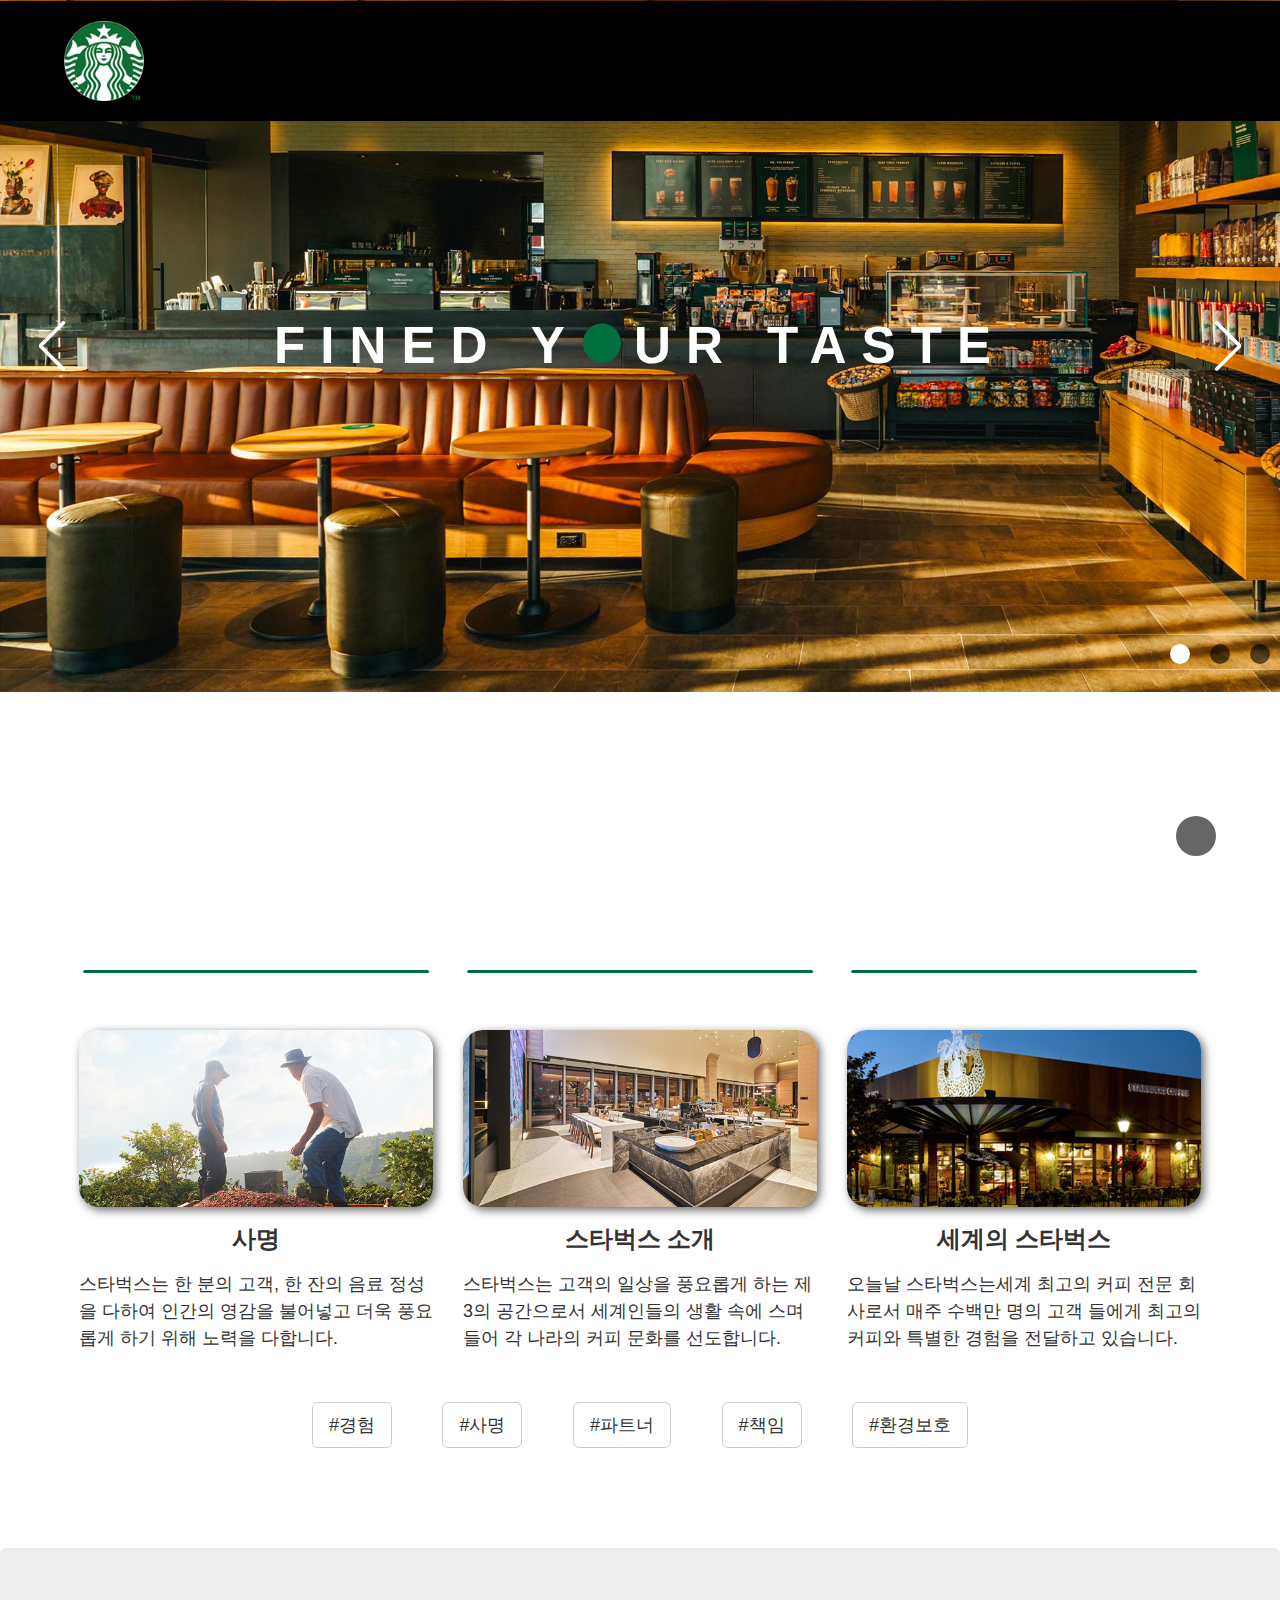
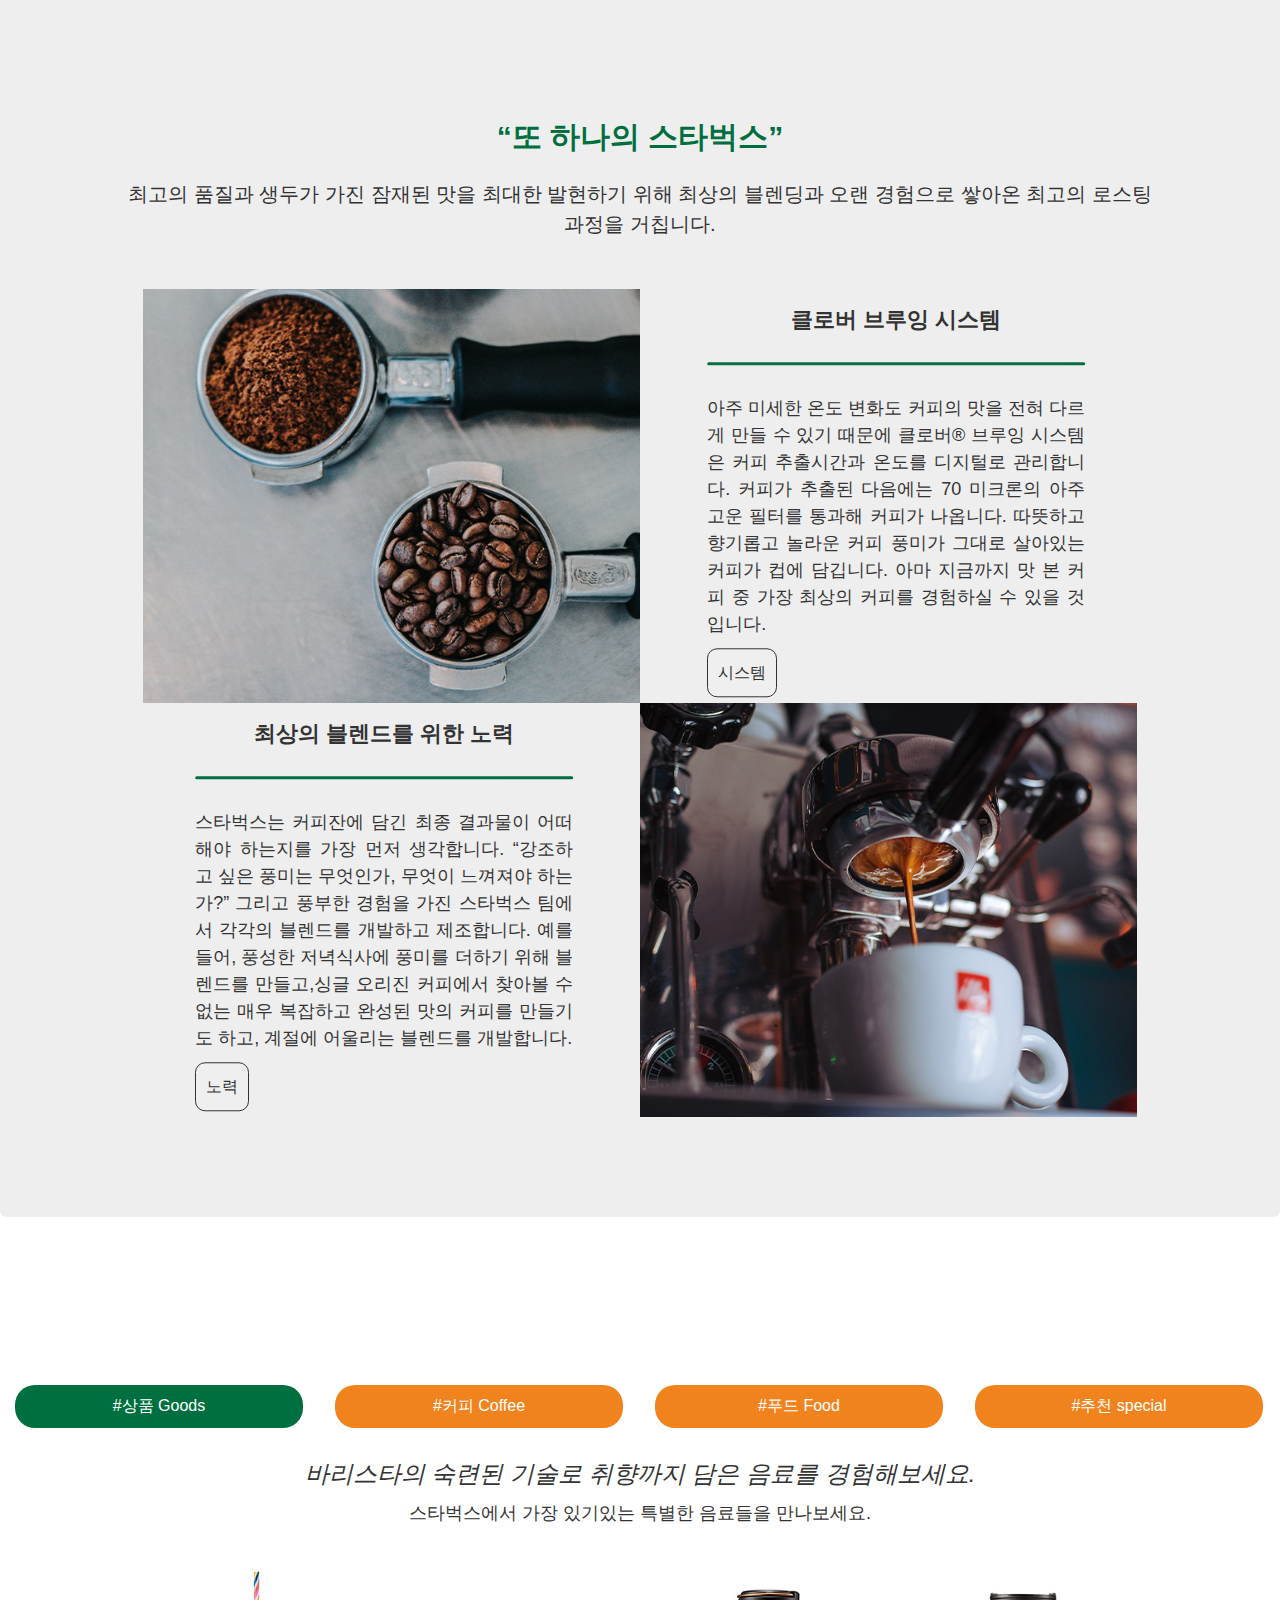
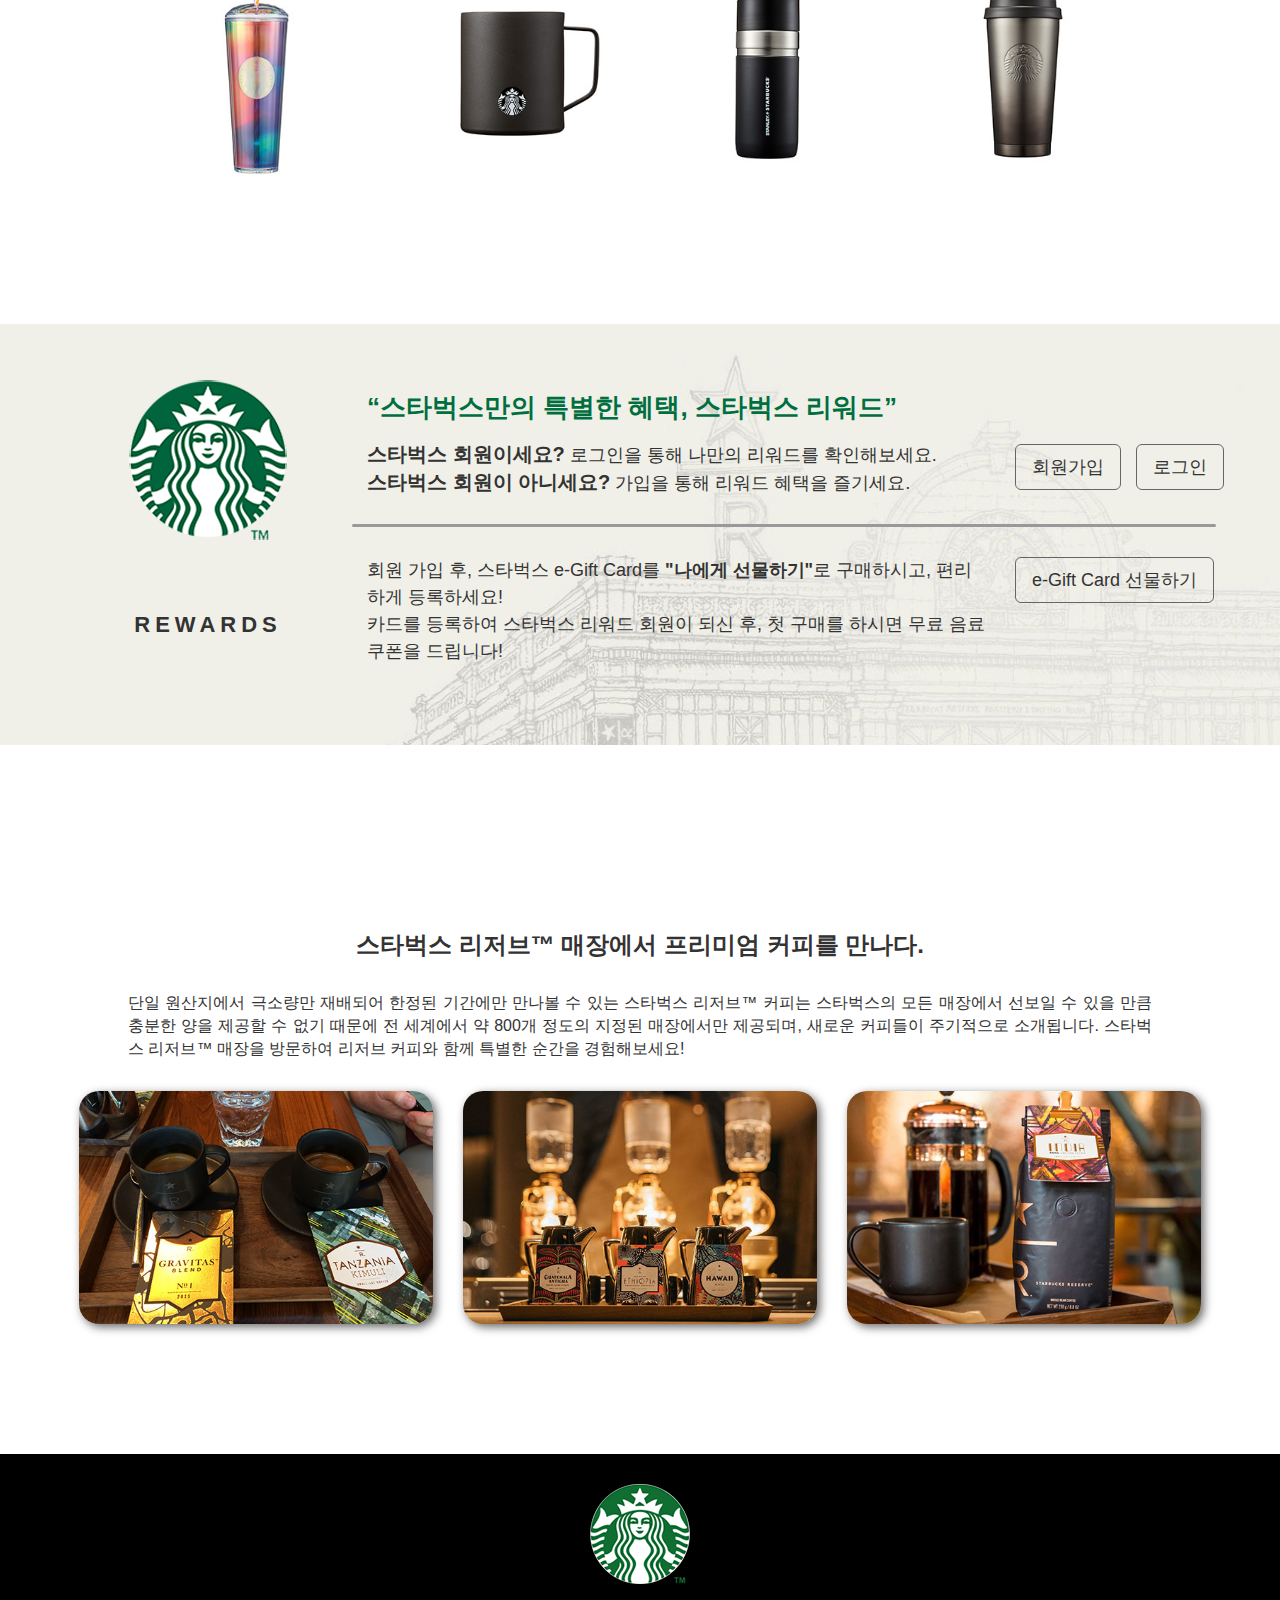
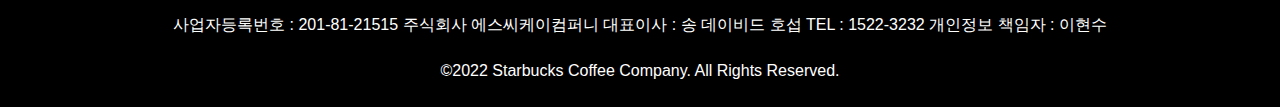
<file: bootstrap/index.html>
<!DOCTYPE html>
<html lang="ko">

<head>
	<meta charset="UTF-8">
	<meta http-equiv="X-UA-Compatible" content="IE=edge">
	<meta name="viewport" content="width=device-width, initial-scale=1.0">
	<title>Starbucks</title>

	<link rel="shortcut icon" type="image/x-icon" href="./favicon.ico">
	<link rel="apple-touch-icon-precomposed" href="./app_icon.png">
	<link rel="apple-touch-startup-image" href="./startup.png">

	<link rel="stylesheet" href="./css/swiper.css">
	<link rel="stylesheet" href="./css/bootstrap.css">
	<link rel="stylesheet" href="./css/layout.css">


	<script src="./js/prefixfree.min.js"></script>
	<script src="./js/jquery-1.12.4.min.js"></script>
	<script src="./js/jquery-migrate-1.4.1.min.js"></script>

	<link rel="preconnect" href="https://fonts.googleapis.com">
	<link rel="preconnect" href="https://fonts.gstatic.com" crossorigin>



	<script>
		// <![CDATA[
		try {
			window.addEventListener('load', function () {
				setTimeout(scrollTo, 0, 0, 1);
			}, false);
		} catch (e) {}
		// ]]>
	</script>

</head>

<body data-spy="scroll" data-target="#navbar-example" data-offset="50">
	<div id="skipNav" data-toggle="modal">
		<a href="#content">본문 바로가기</a>
		<a href="#navbar">글로벌 네비게이션 바로가기</a>
	</div>

	<div id="wrap" class="container-fluid" >

		<header id="headerArea">
			<h1><a href="index.html">Starbucks</a></h1>
			<nav id="navbar-example" class="navbar navbar-default navbar-fixed-top">
				<h2 class="hidden">글로벌 네비게이션 영역</h2>
				<!-- Brand and toggle get grouped for better mobile display -->
				<div class="navbar-header">
					<button type="button" class="navbar-toggle collapsed" data-toggle="collapse"
						data-target="#bs-example-navbar-collapse-1">
						<span class="sr-only">Toggle navigation</span>
						<span class="icon-bar"></span>
						<span class="icon-bar"></span>
						<span class="icon-bar"></span>
					</button>
				</div>

				<!-- Collect the nav links, forms, and other content for toggling -->
				<div class="collapse navbar-collapse bs-example-js-navbar-scrollspy" id="bs-example-navbar-collapse-1">
					<ul class="nav navbar-nav navbar-right clearfix">
						<li data-toggle data-target><a class="btn1" href="#about">
								<h3>abuot</h3>
							</a></li>
						<li data-toggle data-target><a class="btn2" href="#coffee">
								<h3>coffee</h3>
							</a></li>
						<li data-toggle data-target><a class="btn3" href="#menu">
								<h3>menu</h3>
							</a></li>
						<li data-toggle data-target><a class="btn4" href="#reserve">
								<h3>reserve</h3>
							</a></li>
					</ul>
				</div><!-- /.navbar-collapse -->
			</nav>
		</header>



		<div class="main">
			<div class="gallery_box">
				<div class="swiper-container swiper1">
					<div class="swiper-wrapper">
						<div class="swiper-slide">
							<img src="./images/main1.jpg" alt="">
							<strong>
								<span>FINED Y</span>
								<span class="text_point">UR TASTE</span>
							</strong>
						</div>
						<div class="swiper-slide">
							<img src="./images/main2.jpg" alt="">
							<strong>
								<span>Every name's story</span>
							</strong>
						</div>
						<div class="swiper-slide">
							<img src="./images/main3.jpg" alt="">
							<strong>
								<span class="text3">Be the brighttest start</span>
							</strong>
						</div>
					</div>
					<div class="swiper-button-next"></div>
					<div class="swiper-button-prev"></div>
					<div class="swiper-pagination"></div>
				</div>
			</div>
		</div>



		<article id="content">
			<h2 class="hidden">본문 콘텐츠영역</h2>

			<section id="about" class="about contanier clearfix">
				<h3>about</h3>
				<div class="row">
					<div class="col-md-4 col-sm-6 col-xs-12">
						<img src="./images/about1.jpg" alt="">
						<dl>
							<dt>사명</dt>
							<dd>스타벅스는 한 분의 고객, 한 잔의 음료
								정성을 다하여 인간의 영감을 불어넣고 더욱 풍요롭게
								하기 위해 노력을 다합니다.</dd>
						</dl>
					</div>
					<div class="col-md-4 col-sm-6 col-xs-12">
						<img src="./images/about2.jpg" alt="">
						<dl>
							<dt>스타벅스 소개</dt>
							<dd>스타벅스는 고객의 일상을 풍요롭게 하는
								제3의 공간으로서 세계인들의 생활 속에
								스며들어 각 나라의 커피 문화를 선도합니다.</dd>
						</dl>
					</div>
					<div class="col-md-4 col-sm-6 hidden-xs pull-left">
						<img src="./images/about3.jpg" alt="">
						<dl>
							<dt>세계의 스타벅스</dt>
							<dd>오늘날 스타벅스는세계 최고의 커피
								전문 회사로서 매주 수백만 명의 고객
								들에게 최고의 커피와 특별한 경험을
								전달하고 있습니다.</dd>
						</dl>
					</div>
				</div>

				<div class="more_box">
					<!-- Button trigger modal -->
					<button class="btn btn-default btn-lg" data-toggle="modal" data-target="#myModal1">
						&num;경험
					</button>
					<!-- Modal -->
					<div class="modal fade" id="myModal1" tabindex="-1" role="dialog" aria-labelledby="myModalLabel1"
						aria-hidden="true">
						<div class="modal-dialog">
							<div class="modal-content">
								<div class="modal-header">
									<button type="button" class="close" data-dismiss="modal"><span aria-hidden="true">&times;</span><span
											class="sr-only">Close</span></button>
									<h4 class="modal-title" id="myModalLabel1">경험</h4>
								</div>
								<div class="modal-body">
									<p>우리의 커피와 고객,
										지역사회에 매번 집중합니다.</p>
									스타벅스는 현재 전세계 76개 지역의 수많은 매장에서
									매일 수백만 명의 고객이 즐겨 찾는
									세계 최대의 커피 문화 기업으로 성장해 집과 사무실을
									떠난 제3의 공간으로서,
									숙련된 바리스타들의 뛰어난 지식과 열정을 통해
									고객의 일상을 풍요롭게 하는 특별한 경험을 전달해
									드리고 있습니다.

									아울러, 매장 밖에서도 스타벅스의 독특한 문화를
									경험할 수 있도록 소셜 네트워크 서비스를 통한
									고객 소통 채널을 다양화해 차별화된
									제4의 공간을 제공하기 위한 서비스를
									확대해 나가고 있습니다.
								</div>
								<div class="modal-footer">
									<button type="button" class="btn btn-default" data-dismiss="modal">닫기</button>
								</div>
							</div> <!-- 모달 콘텐츠 -->
						</div> <!-- 모달 다이얼로그 -->
					</div> <!-- 모달 전체 윈도우 -->


					<!-- Button trigger modal -->
					<button class=" btn btn-default btn-lg" data-toggle="modal" data-target="#myModal2">
						&num;사명
					</button>
					<!-- Modal -->
					<div class="modal fade" id="myModal2" tabindex="-1" role="dialog" aria-labelledby="myModalLabel2"
						aria-hidden="true">
						<div class="modal-dialog">
							<div class="modal-content">
								<div class="modal-header">
									<button type="button" class="close" data-dismiss="modal"><span aria-hidden="true">&times;</span><span
											class="sr-only">Close</span></button>
									<h4 class="modal-title" id="myModalLabel2">사명</h4>
								</div>
								<div class="modal-body">
									<p>스타벅스 사명은
										인간의 정신에 영감을 불어넣고
										더욱 풍요롭게 하는 것입니다</p>
									이를 위해 한 분의 고객, 한 잔의 음료,
									우리의 이웃에 정성을 다합니다.
								</div>
								<div class="modal-footer">
									<button type="button" class="btn btn-default" data-dismiss="modal">닫기</button>
								</div>
							</div> <!-- 모달 콘텐츠 -->
						</div> <!-- 모달 다이얼로그 -->
					</div> <!-- 모달 전체 윈도우 -->

					<!-- Button trigger modal -->
					<button class="btn btn-default btn-lg" data-toggle="modal" data-target="#myModal3">
						&num;파트너
					</button>
					<!-- Modal -->
					<div class="modal fade" id="myModal3" tabindex="-1" role="dialog" aria-labelledby="myModalLabel3"
						aria-hidden="true">
						<div class="modal-dialog">
							<div class="modal-content">
								<div class="modal-header">
									<button type="button" class="close" data-dismiss="modal"><span aria-hidden="true">&times;</span><span
											class="sr-only">Close</span></button>
									<h4 class="modal-title" id="myModalLabel3">파트너</h4>
								</div>
								<div class="modal-body">
									<p>파트너라고 불리는 스타벅스 직원들은
										스타벅스 경험의 핵심입니다.</p>
									세계 최고 품질의 스타벅스 커피는
									자체 양성한 바리스타들에 의해 제조되어 고객에게
									제공됩니다.
									스타벅스 파트너들은 커피 지식과 제품 경험 및
									고객 서비스에 열정을 바치고 있습니다.
									커피 전문가(Coffee Master) 과정을 통과한 숙련된
									바리스타들은 뛰어난 지식과 열정을 통해 고객의 일상을
									풍요롭게 하는 최고의 서비스를 제공해 드리며
									지역사회와 커피 지식을 나누고 있습니다.
									이를 위해 스타벅스는 체계적인 내부 육성 프로그램을
									운영하고 누구에게나 열려있는 평등 직장을 추구하고
									있으며, 특히 사회적 약자 및 취약계층 고용을
									선도하고 있습니다.
								</div>
								<div class="modal-footer">
									<button type="button" class="btn btn-default" data-dismiss="modal">닫기</button>
								</div>
							</div> <!-- 모달 콘텐츠 -->
						</div> <!-- 모달 다이얼로그 -->
					</div> <!-- 모달 전체 윈도우 -->

					<!-- Button trigger modal -->
					<button class="btn btn-default btn-lg" data-toggle="modal" data-target="#myModal4">
						&num;책임
					</button>
					<!-- Modal -->
					<div class="modal fade" id="myModal4" tabindex="-1" role="dialog" aria-labelledby="myModalLabel4"
						aria-hidden="true">
						<div class="modal-dialog">
							<div class="modal-content">
								<div class="modal-header">
									<button type="button" class="close" data-dismiss="modal"><span aria-hidden="true">&times;</span><span
											class="sr-only">Close</span></button>
									<h4 class="modal-title" id="myModalLabel4">책임</h4>
								</div>
								<div class="modal-body">
									<p>서로에게 그리고 지구 환경에 도움을
										주는 방식으로 사업을 전개하겠다는
										스타벅스의 약속</p>
									윤리구매, 환경보호, 지역사회 참여 활동을 중심으로
									커피 원산지에서부터 매장으로 이어지는 우리의 노력은
									스타벅스가 지금껏 해왔던 사업 방식이며 우리의 일상입니다.
									또한 우리의 참여를 좋은 일에 쓰는 것이며,
									고객과 지역사회가 함께 하는 노력입니다.
								</div>
								<div class="modal-footer">
									<button type="button" class="btn btn-default" data-dismiss="modal">닫기</button>
								</div>
							</div> <!-- 모달 콘텐츠 -->
						</div> <!-- 모달 다이얼로그 -->
					</div> <!-- 모달 전체 윈도우 -->

					<!-- Button trigger modal -->
					<button class="btn btn-default btn-lg hidden-xs" data-toggle="modal" data-target="#myModal5">
						&num;환경보호
					</button>
					<!-- Modal -->
					<div class="modal fade" id="myModal5" tabindex="-1" role="dialog" aria-labelledby="myModalLabel5"
						aria-hidden="true">
						<div class="modal-dialog">
							<div class="modal-content">
								<div class="modal-header">
									<button type="button" class="close" data-dismiss="modal"><span aria-hidden="true">&times;</span><span
											class="sr-only">Close</span></button>
									<h4 class="modal-title" id="myModalLabel5">환경보호</h4>
								</div>
								<div class="modal-body">
									<p>환경발자국을 최소화하고
										전세계 기후변화 방지를 위해 노력합니다.</p>
									환경과 지역사회를 아우르는 친환경 매장 구축을 통해
									에너지 절약을 실천하고 지역사회에 환경적으로 기여하며
									나아가 지구촌 기후변화 방지 활동에도 적극 참여하고
									있습니다.
								</div>
								<div class="modal-footer">
									<button type="button" class="btn btn-default" data-dismiss="modal">닫기</button>
								</div>
							</div> <!-- 모달 콘텐츠 -->
						</div> <!-- 모달 다이얼로그 -->
					</div> <!-- 모달 전체 윈도우 -->
				</div>

			</section>

			<section id="coffee" class="coffee jumbotron clearfix">
				<h3>coffee</h3>
				<dl>
					<dt>“또 하나의 스타벅스”</dt>
					<dd>최고의 품질과 생두가 가진 잠재된 맛을 최대한 발현하기 위해
						최상의 블렌딩과 오랜 경험으로 쌓아온 최고의 로스팅 과정을 거칩니다.</dd>

				</dl>

				<div class="row clearfix coffee_content">
					<div class="row col-md-12 col-sm-6 col-xs-12 clearfix con1">
						<div class="col-md-6 col-sm-12 col-xs-12 pull-left content_img">
							<img src="./images/coffee1.jpg" alt="" >
						</div>
						<div class="col-md-6 col-sm-12 col-xs-12 pull-right content_text">
							<dl>
								
								<dt>클로버 브루잉 시스템</dt>
								<dd>아주 미세한 온도 변화도 커피의 맛을 전혀 다르게 만들 수 있기 때문에
									클로버® 브루잉 시스템은 커피 추출시간과 온도를 디지털로 관리합니다.
									커피가 추출된 다음에는 70 미크론의 아주 고운 필터를 통과해 커피가
									나옵니다. 따뜻하고 향기롭고 놀라운 커피 풍미가 그대로 살아있는
									커피가 컵에 담깁니다. 아마 지금까지 맛 본 커피 중 가장 최상의
									커피를 경험하실 수 있을 것입니다.
									<br>
									<button class="tooltip-hide" data-toggle="tooltip" data-placement="bottom" title="스타벅스는 언제나 최고급 품질의
									커피만을 제공하기 위해 노력합니다.">시스템</button>
								</dd>
							</dl>
						</div>
					</div>

					<div class="row col-md-12 col-sm-6 col-xs-12 clearfix con2">
						<div class="col-md-6 col-sm-12 col-xs-12 pull-right content_img">
							<img src="./images/coffee2.jpg" alt="" >
						</div>
						<div class="col-md-6 col-sm-12 col-xs-12 pull-left content_text">
							<dl>
								<dt>최상의 블렌드를 위한 노력</dt>
								<dd>스타벅스는 커피잔에 담긴 최종 결과물이 어떠해야 하는지를
									가장 먼저 생각합니다.
									“강조하고 싶은 풍미는 무엇인가, 무엇이 느껴져야 하는가?”
									그리고 풍부한 경험을 가진 스타벅스 팀에서 각각의 블렌드를
									개발하고 제조합니다. 예를 들어, 풍성한 저녁식사에 풍미를
									더하기 위해 블렌드를 만들고,싱글 오리진 커피에서 찾아볼
									수 없는 매우 복잡하고 완성된 맛의 커피를 만들기도 하고,
									계절에 어울리는 블렌드를 개발합니다.
									<br>
									<button class="tooltip-hide" data-toggle="tooltip" data-placement="bottom" title="파트너와 고객, 지역사회가 하나가 되도록
									최선을 다합니다.">노력</button>
								</dd>
							</dl>
						</div>
					</div>
				</div>
			</section>

			<section id="menu" class="menu clearfix">
				<div class="menu_box">
					<h3>menu</h3>
					<ul class="nav nav-tabs clearfix row">
						<li class="col-lg-3 col-md-3 col-sm-3 col-xs-6 active"><a href="#tab1" data-toggle="tab">&num;상품 Goods</a></li>
						<li class="col-lg-3 col-md-3 col-sm-3 col-xs-6"><a href="#tab2" data-toggle="tab">&num;커피 Coffee</a></li>
						<li class="col-lg-3 col-md-3 col-sm-3 col-xs-6"><a href="#tab3 " data-toggle="tab">&num;푸드 Food</a></li>
						<li class="col-lg-3 col-md-3 col-sm-3 last_list col-xs-6"><a href="#tab4" data-toggle="tab">&num;추천 special</a></li>
					</ul>
					<p>바리스타의 숙련된 기술로 취향까지 담은 음료를 경험해보세요.</p>
					<p>스타벅스에서 가장 있기있는 특별한 음료들을 만나보세요.</p>

					<div class="tab-content">
						<div class="tab-pane fade in active" id="tab1">
							<div class="row">
								<div class="col-md-3 col-sm-6 col-xs-6">
									<img src="./images/menu/menu_pro1.jpg" alt="">
									<p>레인보우 스코프 콜드컵</p>
								</div>
								<div class="col-md-3 col-sm-6 col-xs-6">
									<img src="./images/menu/menu_pro2.jpg" alt="">
									<p>SS블랙 데비머그</p>
								</div>
								<div class="col-md-3 col-sm-6 col-xs-6">
									<img src="./images/menu/menu_pro3.jpg" alt="">
									<p>SS블랙 앤 골드 스탠리보온병</p>
								</div>
								<div class="col-md-3 col-sm-6 col-xs-6">
									<img src="./images/menu/menu_pro4.jpg" alt="">
									<p>SS엘마 블랙 텀블러</p>
								</div>
							</div>
						</div>

						<div class="tab-pane fade" id="tab2">
							<div class="row">
								<div class="col-md-3 col-sm-6 col-xs-6">
									<img src="./images/menu/menu_cold1.jpg" alt="">
									<p>나이트로 콜드브루</p>
								</div>
								<div class="col-md-3 col-sm-6 col-xs-6">
									<img src="./images/menu/menu_cold2.jpg" alt="">
									<p>돌체 콜드브루</p>
								</div>
								<div class="col-md-3 col-sm-6 col-xs-6">
									<img src="./images/menu/menu_cold3.jpg" alt="">
									<p>바닐라 콜드브루</p>
								</div>
								<div class="col-md-3 col-sm-6 col-xs-6">
									<img src="./images/menu/menu_cold4.jpg" alt="">
									<p>콜드브루</p>
								</div>
							</div>
						</div>

						<div class="tab-pane fade" id="tab3">
							<div class="row">
								<div class="col-md-3 col-sm-6 col-xs-6">
									<img src="./images/menu/menu_brad1.jpg" alt="">
									<p>레드벨벳 케이크</p>
								</div>
								<div class="col-md-3 col-sm-6 col-xs-6">
									<img src="./images/menu/menu_brad2.jpg" alt="">
									<p>블루베리 치즈 케이크</p>
								</div>
								<div class="col-md-3 col-sm-6 col-xs-6">
									<img src="./images/menu/menu_brad3.jpg" alt="">
									<p>스모크드 소시지 브레드</p>
								</div>
								<div class="col-md-3 col-sm-6 col-xs-6">
									<img src="./images/menu/menu_brad4.jpg" alt="">
									<p>콥 & 화이트 샐러드밀 박스</p>
								</div>
							</div>
						</div>

						<div class="tab-pane fade" id="tab4">
							<div class="row">
								<div class="col-md-3 col-sm-6 col-xs-6">
									<img src="./images/menu/menu_special1.jpg" alt="">
									<p>아메리카노</p>
								</div>
								<div class="col-md-3 col-sm-6 col-xs-6">
									<img src="./images/menu/menu_special2.jpg" alt="">
									<p>카라멜 마끼야또</p>
								</div>
								<div class="col-md-3 col-sm-6 col-xs-6">
									<img src="./images/menu/menu_special3.jpg" alt="">
									<p>카푸치노</p>
								</div>
								<div class="col-md-3 col-sm-6 col-xs-6">
									<img src="./images/menu/menu_special4.jpg" alt="">
									<p>에소프레소 마끼야또</p>
								</div>
							</div>
						</div>

					</div>
				</div>
			</section>


			<section class="cards clearfix">
				<h3 class="hidden">cards</h3>
				<div class="row">
					<div class="col-lg-3 col-md-12 col-sm-12 con_left">
						<img src="./images/cards_logo.png" alt="">
						<p>starbucks</p>
						<span>rewards</span>
					</div>
					<div class="col-lg-9 col-md-12 col-sm-12 con_right">
						<div class="login clearfix">
							<div class="col-md-9 col-sm-12">
								<p class="title"><span>“스타벅스만의 특별한 혜택, 스타벅스 리워드”</span></p>
								<p><span class="qus">스타벅스 회원이세요?</span> 로그인을 통해 나만의 리워드를 확인해보세요.<br>
									<span class="qus">스타벅스 회원이 아니세요?</span> 가입을 통해 리워드 혜택을 즐기세요.</p>
							</div>
							<div class="col-md-3 col-sm-12">
								<!-- Button trigger modal -->
								<button class="btn btn-primary btn-lg" data-toggle="modal" data-target="#bs-example-modal-lg1">
									회원가입
								</button>
								<!-- Modal -->
								<div class="modal fade" id="bs-example-modal-lg1" tabindex="-1" role="dialog"
									aria-labelledby="myLargeModalLabel1" aria-hidden="true">
									<div class="modal-dialog modal-lg">
										<div class="modal-content">
											<div class="modal-header">
												<button type="button" class="close" data-dismiss="modal"><span
														aria-hidden="true">&times;</span><span class="sr-only">Close</span></button>
												<h4 class="modal-title" id="myLargeModalLabel1">회원가입</h4>
											</div>
											<div class="modal-body">
												<form class="form">
													<div class="input-group">
														<span class="input-group-addon"> <span class="glyphicon glyphicon-user"> </span> </span>
														<label class="hidden" for="text">아이디</label>
														<input type="text" id="text" class="form-control" placeholder="아이디">
													</div>
													<div class="input-group">
														<span class="input-group-addon"> <span class="glyphicon glyphicon-lock"></span> </span>
														<label class="hidden" for="password">암호</label>
														<input type="password" id="password" class="form-control" placeholder="암 호">
													</div>
													<div class="input-group">
														<span class="input-group-addon"> <span class="glyphicon glyphicon-lock"></span> </span>
														<label class="hidden" for="password2">암호</label>
														<input type="password" id="password2" class="form-control" placeholder="암 호 확 인">
													</div>
												</form>

												<form class="form-inline form-middle">
													<div class="form-group">
														<label class="hidden" for="Name">이름</label>
															<input type="text" id="Name" name="Name" class="form-control" placeholder="이름">
														
													</div>
													<div class="form-group">
														<label class="hidden" for="emailaddress">이메일</label>
															<input type="email" id="emailaddress" name="emailaddress" class="form-control"
																placeholder="이메일 asd123@naver.com">
														
													</div>
													<div class="form-group">
														<label class="hidden" for="happy">생년월일</label>
															<input type="date" id="happy" name="happy" class="form-control">
													</div>
												</form>
												<div class="modal-footer">
													<div class="form-group">
														<button class="submit" type="submit">회원가입</button>
														<button type="button" class="btn btn-default" data-dismiss="modal">닫기</button>
													</div>
												</div>
											</div>
										</div>
									</div>
								</div>
								<!-- Button trigger modal -->
								<button class="btn btn-primary btn-lg login_btn" data-toggle="modal"
									data-target="#bs-example-modal-lg2">
									로그인
								</button>
								<!-- Modal -->
								<div class="modal fade" id="bs-example-modal-lg2" tabindex="-1" role="dialog"
									aria-labelledby="myLargeModalLabel2" aria-hidden="true">
									<div class="modal-dialog modal-lg">
										<div class="modal-content">
											<div class="modal-header">
												<button type="button" class="close" data-dismiss="modal"><span
														aria-hidden="true">&times;</span><span class="sr-only">Close</span></button>
												<h4 class="modal-title" id="myLargeModalLabel2">로그인</h4>
											</div>
											<div class="modal-body">
												<form class="form">
													<div class="input-group">
														<span class="input-group-addon"> <span class="glyphicon glyphicon-user"> </span> </span>
														<input type="text" class="form-control" placeholder="아이디">
													</div>
													<div class="input-group">
														<span class="input-group-addon"> <span class="glyphicon glyphicon-lock"></span> </span>
														<input type="password" class="form-control" placeholder="암 호">
													</div>
													<label class="checkbox-inline"></label>
														<input type="checkbox" id="inlineCheckbox1" value="option1"> 로그인 상태 유지
												</form>
											</div>
											<div class="modal-footer">
												<div class="form-group">
													<button class="submit_login" type="submit">로그인</button>
													<button type="button" class="btn btn-default" data-dismiss="modal">닫기</button>
												</div>
											</div>
										</div>
									</div>
								</div>
							</div>
						</div>


						<div class="gift clearfix">
							<div class="col-md-9 col-sm-12">
								<p>회원 가입 후, 스타벅스 e-Gift Card를 <span>"나에게 선물하기"</span>로 구매하시고, 편리하게 등록하세요!<br>
									카드를 등록하여 스타벅스 리워드 회원이 되신 후, 첫 구매를 하시면 무료 음료쿠폰을 드립니다!</p>
							</div>
							<div class="col-md-3 col-sm-12">
								<!-- Button trigger modal -->
								<button class="btn btn-primary btn-lg" data-toggle="modal" data-target="#bs-example-modal-lg3">
									e-Gift Card 선물하기
								</button>

								<!-- Modal -->
								<div class="modal fade" id="bs-example-modal-lg3" tabindex="-1" role="dialog"
									aria-labelledby="myLargeModalLabel3" aria-hidden="true">
									<div class="modal-dialog modal-lg">
										<div class="modal-content">
											<div class="modal-header">
												<button type="button" class="close" data-dismiss="modal"><span
														aria-hidden="true">&times;</span><span class="sr-only">Close</span></button>
												<h4 class="modal-title" id="myLargeModalLabel3">e-Gift Card 선물하기</h4>
											</div>
											<p>로그인 후 이용이 가능합니다.</p>
											<p>로그인 &gt; 정보입력 &gt; 결제하기 &gt; 결제완료로 진행됩니다.</p>
											<div class="modal-body">
												<form class="form">
													<div class="input-group">
														<span class="input-group-addon"> <span class="glyphicon glyphicon-user"> </span> </span>
														<input type="text" class="form-control" placeholder="아이디">
													</div>
													<div class="input-group">
														<span class="input-group-addon"> <span class="glyphicon glyphicon-lock"></span> </span>
														<input type="password" class="form-control" placeholder="암 호">
													</div>

												</form>
											</div>
											<div class="modal-footer">
												<div class="form-group">
													<button class="submit_login" type="submit">로그인</button>
													<button type="button" class="btn btn-default" data-dismiss="modal">닫기</button>
												</div>
											</div>
										</div>
									</div>
								</div>
							</div>
						</div>
					</div>
				</div>
			</section>

			<section id="reserve" class="reserve clearfix">
				<h3>reserve</h3>
				<dl>
					<dt>스타벅스 리저브™ 매장에서 프리미엄 커피를 만나다.</dt>
					<dd>단일 원산지에서 극소량만 재배되어 한정된 기간에만 만나볼 수 있는 스타벅스 리저브™ 커피는 스타벅스의 모든 매장에서 선보일 수 있을 만큼
						충분한 양을 제공할 수 없기 때문에 전 세계에서 약 800개 정도의 지정된 매장에서만 제공되며, 새로운 커피들이 주기적으로 소개됩니다.
						스타벅스 리저브™ 매장을 방문하여 리저브 커피와 함께 특별한 순간을 경험해보세요!</dd>
				</dl>
				<div class="row clearfix img_box">
					<div class="col-md-4 hidden-sm hidden-xs"><img src="./images/reserve1.jpg" alt=""></div>
					<div class="col-md-4 col-sm-6 col-xs-12"><img src="./images/reserve2.jpg" alt=""></div>
					<div class="col-md-4 col-sm-6 col-xs-12 "><img src="./images/reserve3.jpg" alt=""></div>
				</div>

			</section>



		</article>


		<footer id="footerArea">
			<div class="top_btn">
				<a href="#top" ><span class="hidden">탑으로이동</span><span class="glyphicon glyphicon-arrow-up"></span></a>
			</div>
			<div class="img_box">
				<img src="./images/main_logo.png" alt="">
			</div>
			<address>
				사업자등록번호 : 201-81-21515 주식회사 에스씨케이컴퍼니 대표이사 : 송 데이비드 호섭 TEL : 1522-3232 개인정보 책임자 : 이현수
				<br>
				<br>
				&copy;2022 Starbucks Coffee Company. All Rights Reserved.
			</address>
		</footer>
	</div>

	<script src="./js/bootstrap.js"></script>
	<script src="./js/swiper.min.js"></script>
	<script>
		var swiper1 = new Swiper('.swiper1', {
			slidesPerView: '1',
			spaceBetween: 0,
			loop: true,
			autoplay: {
				delay: 5000
			},
			navigation: {
				nextEl: '.swiper-button-next',
				prevEl: '.swiper-button-prev',
			},
			pagination: {
				el: '.swiper-pagination',
				clickable: true,
			},
			// observer: true,
			// observeParents: true,
		});
		$('.tooltip-hide').tooltip('hide');
	</script>
	
	<script>
		$('.more_box > .btn').click( (e) => {
			$('body').toggleClass('modal-open');
		}

		)
	</script>

</body>

</html>
</file>
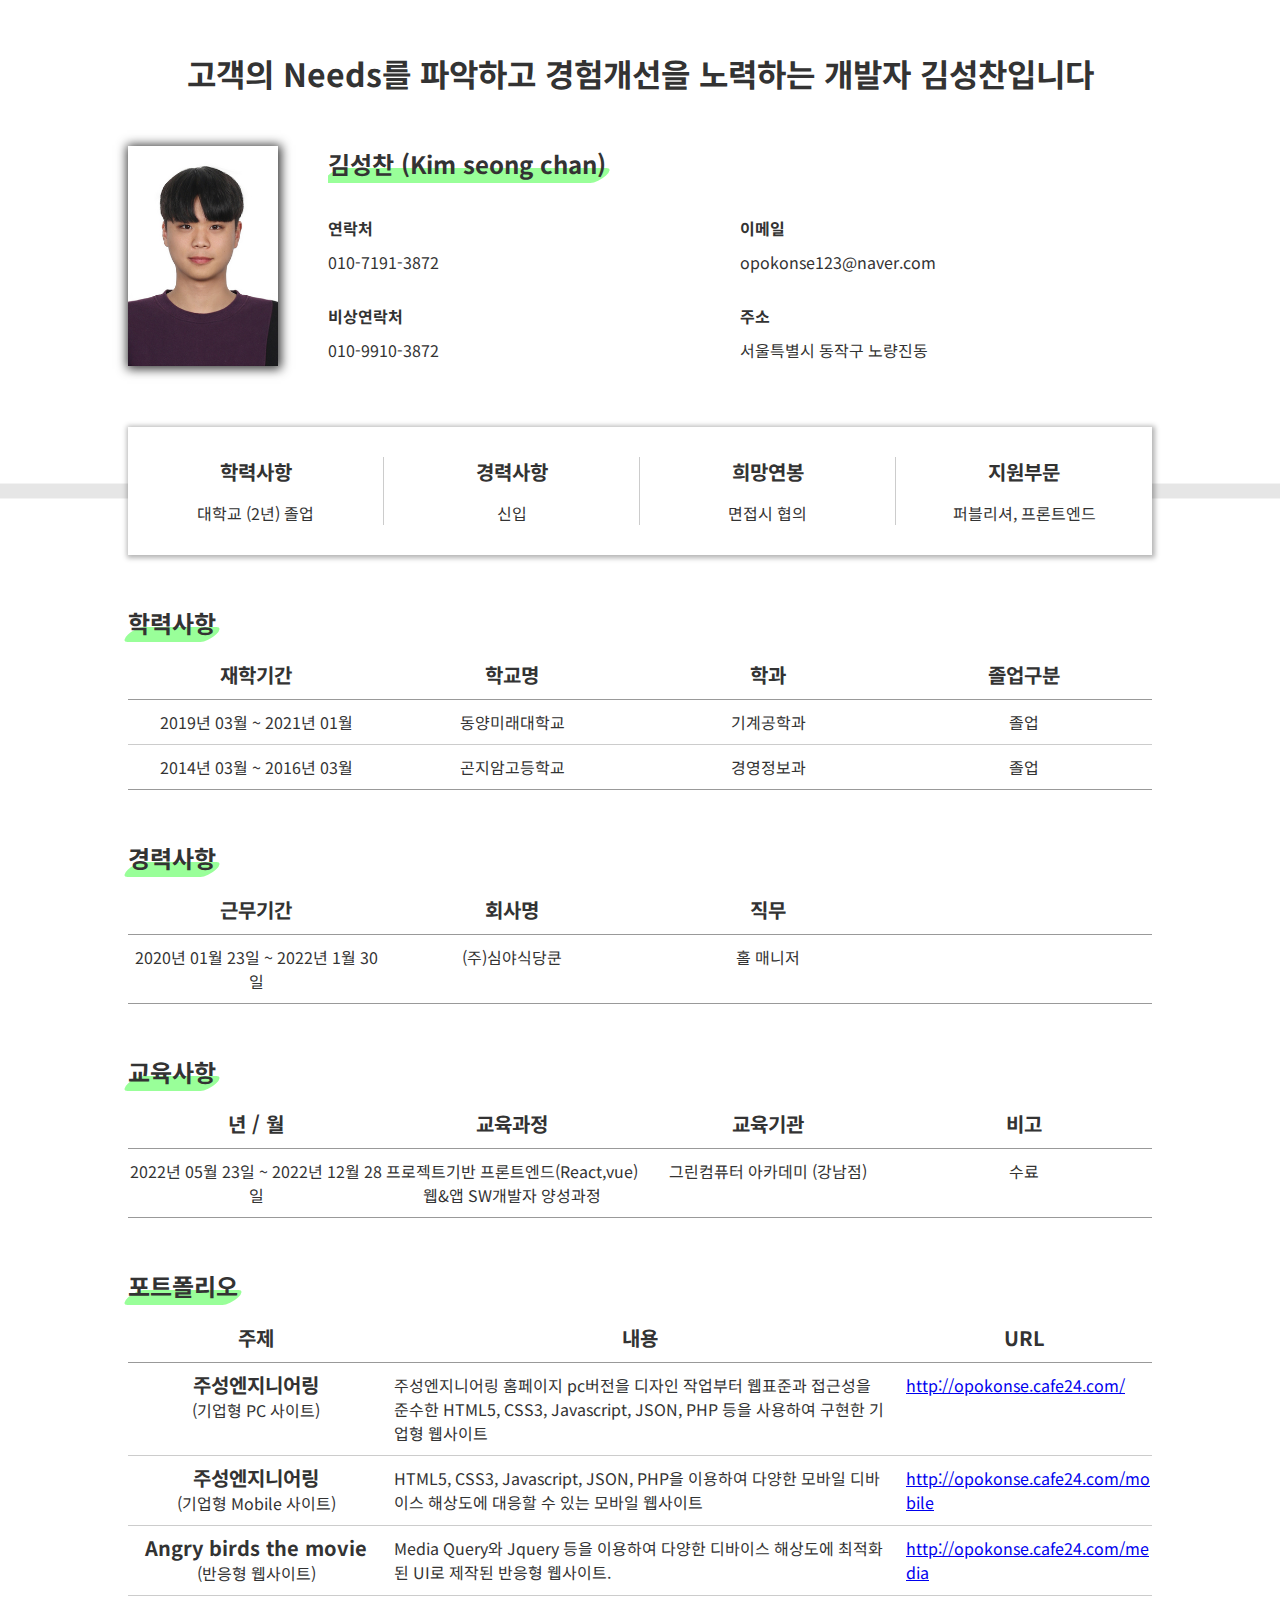
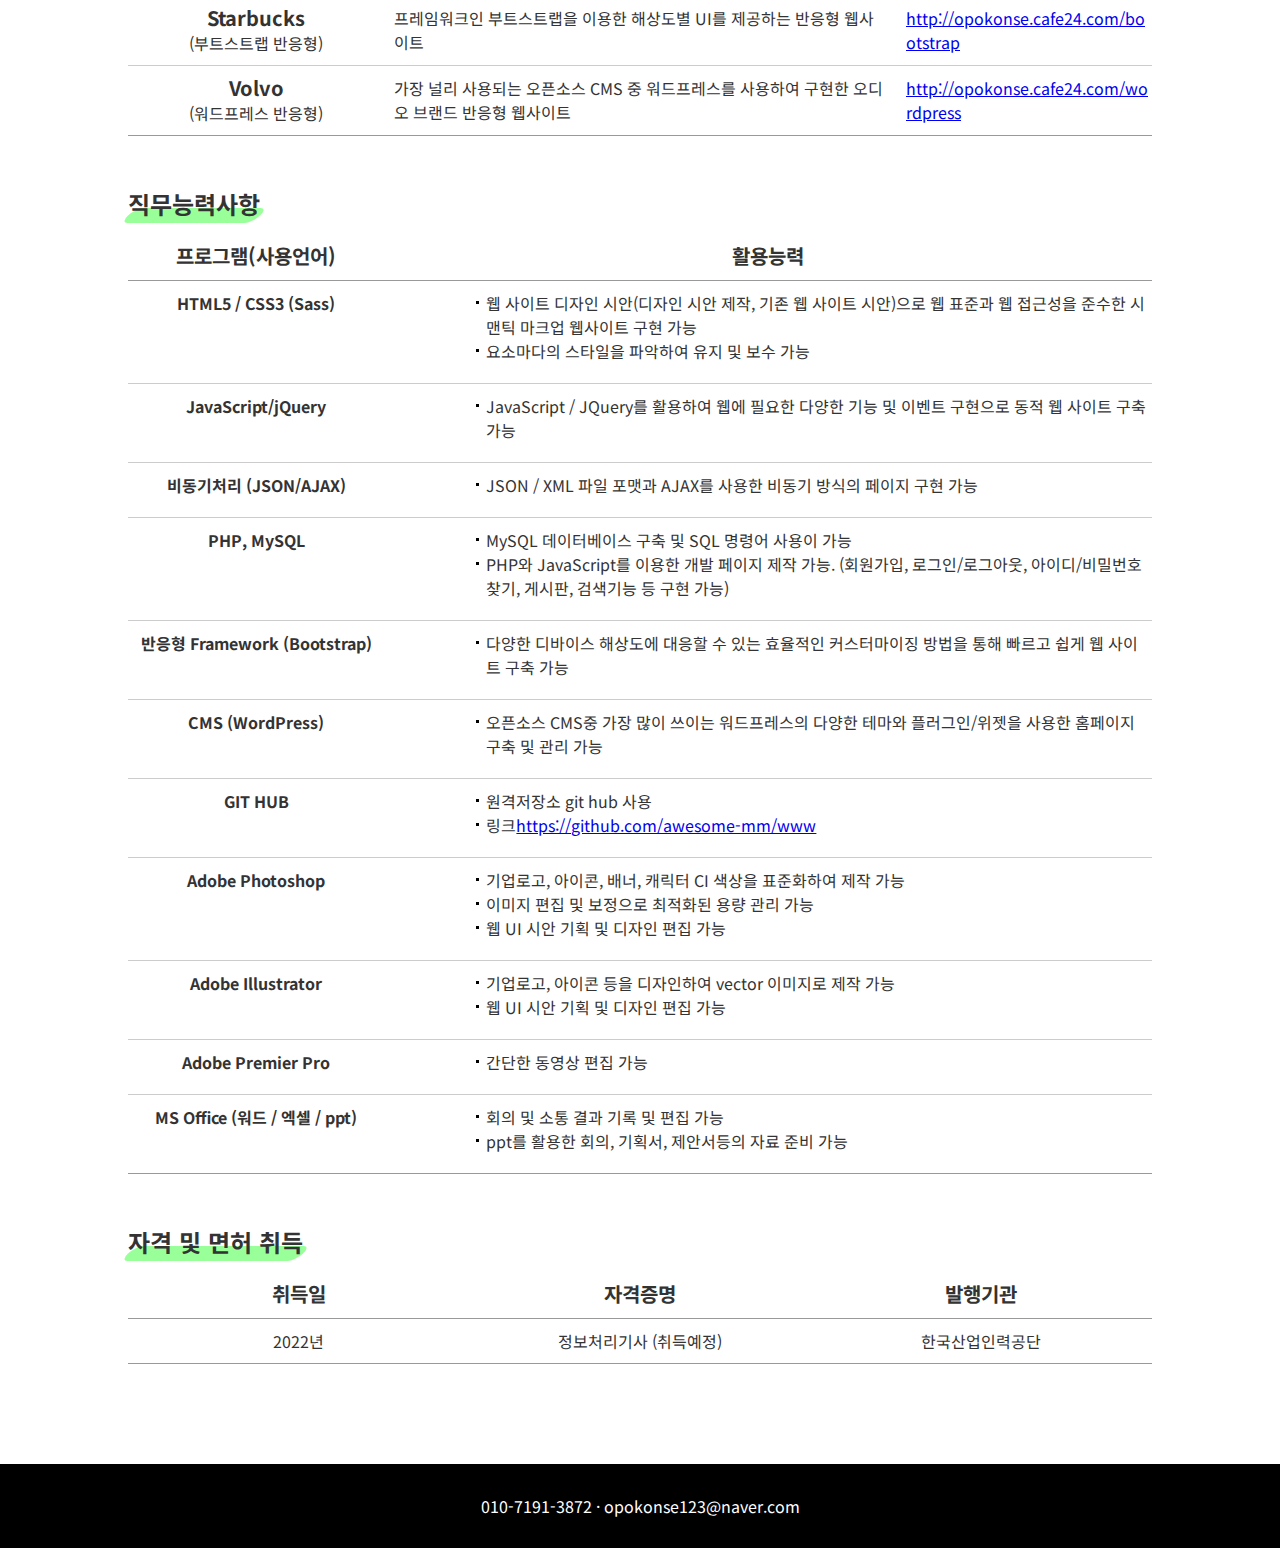
<file: resume/index.html>
<!DOCTYPE html>
<html lang="ko">

<head>
  <meta charset="UTF-8">
  <meta http-equiv="X-UA-Compatible" content="IE=edge">
  <meta name="viewport" content="width=device-width, initial-scale=1.0">

  <link rel="apple-touch-icon" sizes="57x57" href="../ico/apple-icon-57x57.png">
  <link rel="apple-touch-icon" sizes="60x60" href="../ico/apple-icon-60x60.png">
  <link rel="apple-touch-icon" sizes="72x72" href="../ico/apple-icon-72x72.png">
  <link rel="apple-touch-icon" sizes="76x76" href="../ico/apple-icon-76x76.png">
  <link rel="apple-touch-icon" sizes="114x114" href="../ico/apple-icon-114x114.png">
  <link rel="apple-touch-icon" sizes="120x120" href="../ico/apple-icon-120x120.png">
  <link rel="apple-touch-icon" sizes="144x144" href="../ico/apple-icon-144x144.png">
  <link rel="apple-touch-icon" sizes="152x152" href="../ico/apple-icon-152x152.png">
  <link rel="apple-touch-icon" sizes="180x180" href="../ico/apple-icon-180x180.png">
  <link rel="icon" type="image/png" sizes="192x192"  href="../ico/android-icon-192x192.png">
  <link rel="icon" type="image/png" sizes="32x32" href="../ico/favicon-32x32.png">
  <link rel="icon" type="image/png" sizes="96x96" href="../ico/favicon-96x96.png">
  <link rel="icon" type="image/png" sizes="16x16" href="../ico/favicon-16x16.png">
  <link rel="manifest" href="../ico/manifest.json">

  <title>온라인 이력서</title>
  <link rel="stylesheet" href="./scss/index.css">
  <link rel="preconnect" href="https://fonts.googleapis.com">
  <link rel="preconnect" href="https://fonts.gstatic.com" crossorigin>
  <link href="https://fonts.googleapis.com/css2?family=Noto+Sans+KR:wght@300;400;500;700;900&display=swap"
    rel="stylesheet">
</head>

<body>
  <div id="wrap">

    <div class="title">
      <h1>고객의 Needs를 파악하고 경험개선을 노력하는 개발자 김성찬입니다</h1>
    </div>



    <div id="content">

      <div class="info clearfix">
        <h2 class="hidden">기본정보</h2>
        <div class="info_img">

        </div>

        <div class="info_text">
          <strong>김성찬 (Kim seong chan)</strong>
          <ul class="info_top">
            <li>
              <dl>
                <dt>연락처</dt>
                <dd>010-7191-3872</dd>
              </dl>
            </li>
            <li>
              <dl>
                <dt>이메일</dt>
                <dd>opokonse123@naver.com</dd>
              </dl>
            </li>
          </ul>
          <ul class="info_bottom">
            <li>
              <dl>
                <dt>비상연락처</dt>
                <dd>010-9910-3872</dd>
              </dl>
            </li>
            <li>
              <dl>
                <dt>주소</dt>
                <dd>서울특별시 동작구 노량진동</dd>
              </dl>
            </li>
          </ul>

        </div>
      </div>

      <div class="summary_info clearfix">
        <div class="summary_info_inner">
          <dl>
            <dt>학력사항</dt>
            <dd>대학교 (2년) 졸업</dd>
          </dl>
          <dl>
            <dt>경력사항</dt>
            <dd>신입</dd>
          </dl>
          <dl>
            <dt>희망연봉</dt>
            <dd>면접시 협의</dd>
          </dl>
          <dl>
            <dt>지원부문</dt>
            <dd>퍼블리셔, 프론트엔드</dd>
          </dl>
        </div>
      </div>

      <div class="content">
        <div class="details_info clearfix">
          <h2>학력사항</h2>
          <ul class="education">
            <li class="head">
              <ul>
                <li>재학기간</li>
                <li>학교명</li>
                <li>학과</li>
                <li>졸업구분</li>
              </ul>
            </li>
            <li class="education_text text">
              <dl>
                <dt>재학기간</dt>
                <dd>2019년 03월 ~ 2021년 01월</dd>
              </dl>
              <dl>
                <dt>학교명</dt>
                <dd>동양미래대학교</dd>
              </dl>
              <dl>
                <dt>학과</dt>
                <dd>기계공학과</dd>
              </dl>
              <dl>
                <dt>졸업구분</dt>
                <dd>졸업</dd>
              </dl>
            </li>
            <li class="education_text text">
              <dl>
                <dt>재학기간</dt>
                <dd>2014년 03월 ~ 2016년 03월</dd>
              </dl>
              <dl>
                <dt>학교명</dt>
                <dd>곤지암고등학교</dd>
              </dl>
              <dl>
                <dt>학과</dt>
                <dd>경영정보과</dd>
              </dl>
              <dl>
                <dt>졸업구분</dt>
                <dd>졸업</dd>
              </dl>
            </li>
          </ul>
        </div>


        <div class="details_info clearfix">
          <h2>경력사항</h2>
          <ul class="acheivement">
            <li class="head">
              <ul>
                <li>근무기간</li>
                <li>회사명</li>
                <li>직무</li>
              </ul>
            </li>
            <li class="acheivement_text text">
              <dl>
                <dt>근무기간</dt>
                <dd>2020년 01월 23일 ~ 2022년 1월 30일</dd>
              </dl>
              <dl>
                <dt>회사명</dt>
                <dd>(주)심야식당쿤</dd>
              </dl>
              <dl>
                <dt>직무</dt>
                <dd>홀 매니저</dd>
              </dl>
            </li>
          </ul>
        </div>

        <div class="details_info clearfix">
          <h2>교육사항</h2>
          <ul class="education">
            <li class="head">
              <ul>
                <li>년 / 월</li>
                <li>교육과정</li>
                <li>교육기관</li>
                <li>비고</li>
              </ul>
            </li>
            <li class="education_text text">
              <dl>
                <dt>년 / 월</dt>
                <dd>2022년 05월 23일 ~ 2022년 12월 28일</dd>
              </dl>
              <dl>
                <dt>교육과정</dt>
                <dd>프로젝트기반 프론트엔드(React,vue) 웹&앱 SW개발자 양성과정</dd>
              </dl>
              <dl>
                <dt>교육기관</dt>
                <dd>그린컴퓨터 아카데미 (강남점)</dd>
              </dl>
              <dl>
                <dt>비고</dt>
                <dd>수료</dd>
              </dl>
            </li>
          </ul>
        </div>


        <div class="details_info clearfix">
          <h2>포트폴리오</h2>
          <ul class="portfolio">
            <li class="head">
              <ul>
                <li>주제</li>
                <li>내용</li>
                <li>URL</li>
              </ul>
            </li>
            <li class="portfolio_text text">
              <dl>
                <dt>주제</dt>
                <dd><span>주성엔지니어링</span> <b>(기업형 PC 사이트)</b></dd>
              </dl>
              <dl>
                <dt>내용</dt>
                <dd>주성엔지니어링 홈페이지 pc버전을 디자인 작업부터 웹표준과 접근성을 준수한 HTML5, CSS3, Javascript, JSON, PHP 등을 사용하여 구현한 기업형 웹사이트
                </dd>
              </dl>
              <dl>
                <dt>URL</dt>
                <dd><a href="#">http://opokonse.cafe24.com/</a></dd>
              </dl>
            </li>
            <li class="portfolio_text text">
              <dl>
                <dt>주제</dt>
                <dd><span>주성엔지니어링</span> <b>(기업형 Mobile 사이트)</b></dd>
              </dl>
              <dl>
                <dt>내용</dt>
                <dd>HTML5, CSS3, Javascript, JSON, PHP을 이용하여 다양한 모바일 디바이스 해상도에 대응할 수 있는 모바일 웹사이트</dd>
              </dl>
              <dl>
                <dt>URL</dt>
                <dd><a href="#">http://opokonse.cafe24.com/mobile</a></dd>
              </dl>
            </li>
            <li class="portfolio_text text">
              <dl>
                <dt>주제</dt>
                <dd><span>Angry birds the movie</span> <b>(반응형 웹사이트)</b></dd>
              </dl>
              <dl>
                <dt>내용</dt>
                <dd>Media Query와 Jquery 등을 이용하여 다양한 디바이스 해상도에 최적화된 UI로 제작된 반응형 웹사이트.</dd>
              </dl>
              <dl>
                <dt>URL</dt>
                <dd><a href="#">http://opokonse.cafe24.com/media</a></dd>
              </dl>
            </li>
            <li class="portfolio_text text">
              <dl>
                <dt>주제</dt>
                <dd><span>Starbucks</span> <b>(부트스트랩 반응형)</b></dd>
              </dl>
              <dl>
                <dt>내용</dt>
                <dd>프레임워크인 부트스트랩을 이용한 해상도별 UI를 제공하는 반응형 웹사이트</dd>
              </dl>
              <dl>
                <dt>URL</dt>
                <dd><a href="#">http://opokonse.cafe24.com/bootstrap</a></dd>
              </dl>
            </li>
            <li class="portfolio_text text">
              <dl>
                <dt>주제</dt>
                <dd><span>Volvo</span> <b>(워드프레스 반응형)</b></dd>
              </dl>
              <dl>
                <dt>내용</dt>
                <dd>가장 널리 사용되는 오픈소스 CMS 중 워드프레스를 사용하여 구현한 오디오 브랜드 반응형 웹사이트</dd>
              </dl>
              <dl>
                <dt>URL</dt>
                <dd><a href="#">http://opokonse.cafe24.com/wordpress</a></dd>
              </dl>
            </li>

          </ul>
        </div>

        <div class="details_info clearfix">
          <h2>직무능력사항</h2>
          <ul class="skill">
            <li class="head">
              <ul>
                <li>프로그램(사용언어)</li>
                <li>활용능력</li>
              </ul>
            </li>
            <li class="skill_text text">
              <dl>
                <dt>프로그램(사용언어)</dt>
                <dd>HTML5 / CSS3 (Sass)</dd>
              </dl>
              <dl>
                <dt>활용능력</dt>
                <dd>
                  <ul>
                    <li>웹 사이트 디자인 시안(디자인 시안 제작, 기존 웹 사이트 시안)으로 웹 표준과 웹 접근성을 준수한 시맨틱 마크업 웹사이트 구현 가능</li>
                    <li>요소마다의 스타일을 파악하여 유지 및 보수 가능</li>
                  </ul>
                </dd>
                <dd></dd>
              </dl>
            </li>
            <li class="skill_text text">
              <dl>
                <dt>프로그램(사용언어)</dt>
                <dd>JavaScript/jQuery</dd>
              </dl>
              <dl>
                <dt>활용능력</dt>
                <dd>
                  <ul>
                    <li>JavaScript / JQuery를 활용하여 웹에 필요한 다양한 기능 및 이벤트 구현으로 동적 웹 사이트 구축 가능</li>
                  </ul>
                </dd>
              </dl>
            </li>
            <li class="skill_text text">
              <dl>
                <dt>프로그램(사용언어)</dt>
                <dd>비동기처리 (JSON/AJAX)</dd>
              </dl>
              <dl>
                <dt>활용능력</dt>
                <dd>
                  <ul>
                    <li>JSON / XML 파일 포맷과 AJAX를 사용한 비동기 방식의 페이지 구현 가능</li>
                  </ul>
                </dd>
              </dl>
            </li>
            <li class="skill_text text">
              <dl>
                <dt>프로그램(사용언어)</dt>
                <dd>PHP, MySQL</dd>
              </dl>
              <dl>
                <dt>활용능력</dt>
                <dd>
                  <ul>
                    <li>MySQL 데이터베이스 구축 및 SQL 명령어 사용이 가능</li>
                    <li>PHP와 JavaScript를 이용한 개발 페이지 제작 가능. (회원가입, 로그인/로그아웃, 아이디/비밀번호 찾기, 게시판, 검색기능 등 구현 가능)</li>
                  </ul>
                </dd>
              </dl>
            </li>
            <li class="skill_text text">
              <dl>
                <dt>프로그램(사용언어)</dt>
                <dd>반응형 Framework (Bootstrap)</dd>
              </dl>
              <dl>
                <dt>활용능력</dt>
                <dd>
                  <ul>
                    <li>다양한 디바이스 해상도에 대응할 수 있는 효율적인 커스터마이징 방법을 통해 빠르고 쉽게 웹 사이트 구축 가능</li>
                  </ul>
                </dd>
              </dl>
            </li>
            <li class="skill_text text">
              <dl>
                <dt>프로그램(사용언어)</dt>
                <dd>CMS (WordPress)</dd>
              </dl>
              <dl>
                <dt>활용능력</dt>
                <dd>
                  <ul>
                    <li>오픈소스 CMS중 가장 많이 쓰이는 워드프레스의 다양한 테마와 플러그인/위젯을 사용한 홈페이지 구축 및 관리 가능</li>
                  </ul>
                </dd>
              </dl>
            </li>
            <li class="skill_text text">
              <dl>
                <dt>프로그램(사용언어)</dt>
                <dd>GIT HUB</dd>
              </dl>
              <dl>
                <dt>활용능력</dt>
                <dd>
                  <ul>
                    <li>원격저장소 git hub 사용</li>
                    <li>링크<a href="#">https://github.com/awesome-mm/www</a></li>
                  </ul>
                </dd>
              </dl>
            </li>
            <li class="skill_text text">
              <dl>
                <dt>프로그램(사용언어)</dt>
                <dd>Adobe Photoshop</dd>
              </dl>
              <dl>
                <dt>활용능력</dt>
                <dd>
                  <ul>
                    <li>기업로고, 아이콘, 배너, 캐릭터 CI 색상을 표준화하여 제작 가능</li>
                    <li>이미지 편집 및 보정으로 최적화된 용량 관리 가능</li>
                    <li>웹 UI 시안 기획 및 디자인 편집 가능</li>
                  </ul>
                </dd>
              </dl>
            </li>
            <li class="skill_text text">
              <dl>
                <dt>프로그램(사용언어)</dt>
                <dd>Adobe Illustrator</dd>
              </dl>
              <dl>
                <dt>활용능력</dt>
                <dd>
                  <ul>
                    <li>기업로고, 아이콘 등을 디자인하여 vector 이미지로 제작 가능</li>
                    <li>웹 UI 시안 기획 및 디자인 편집 가능</li>
                  </ul>
                </dd>
              </dl>
            </li>
            <li class="skill_text text">
              <dl>
                <dt>프로그램(사용언어)</dt>
                <dd>Adobe Premier Pro</dd>
              </dl>
              <dl>
                <dt>활용능력</dt>
                <dd>
                  <ul>
                    <li>간단한 동영상 편집 가능</li>
                  </ul>
                </dd>
              </dl>
            </li>
            <li class="skill_text text">
              <dl>
                <dt>프로그램(사용언어)</dt>
                <dd>MS Office (워드 / 엑셀 / ppt)</dd>
              </dl>
              <dl>
                <dt>활용능력</dt>
                <dd>
                  <ul>
                    <li>회의 및 소통 결과 기록 및 편집 가능</li>
                    <li>ppt를 활용한 회의, 기획서, 제안서등의 자료 준비 가능</li>
                  </ul>
                </dd>
              </dl>
            </li>
          </ul>
        </div>

        <div class="details_info clearfix">
          <h2>자격 및 면허 취득</h2>
          <ul class="certificate">
            <li class="head">
              <ul>
                <li>취득일</li>
                <li>자격증명</li>
                <li>발행기관</li>
              </ul>
            </li>
            <li class="certificate_text text">
              <dl>
                <dt>취득일</dt>
                <dd>2022년</dd>
              </dl>
              <dl>
                <dt>자격증명</dt>
                <dd>정보처리기사 (취득예정)</dd>
              </dl>
              <dl>
                <dt>발행기관</dt>
                <dd>한국산업인력공단</dd>
              </dl>
            </li>
          </ul>
        </div>
      </div>

      <footer>
        <p>010-7191-3872 · opokonse123@naver.com</p>
      </footer>

    </div>



  </div>

</body>

</html>
</file>
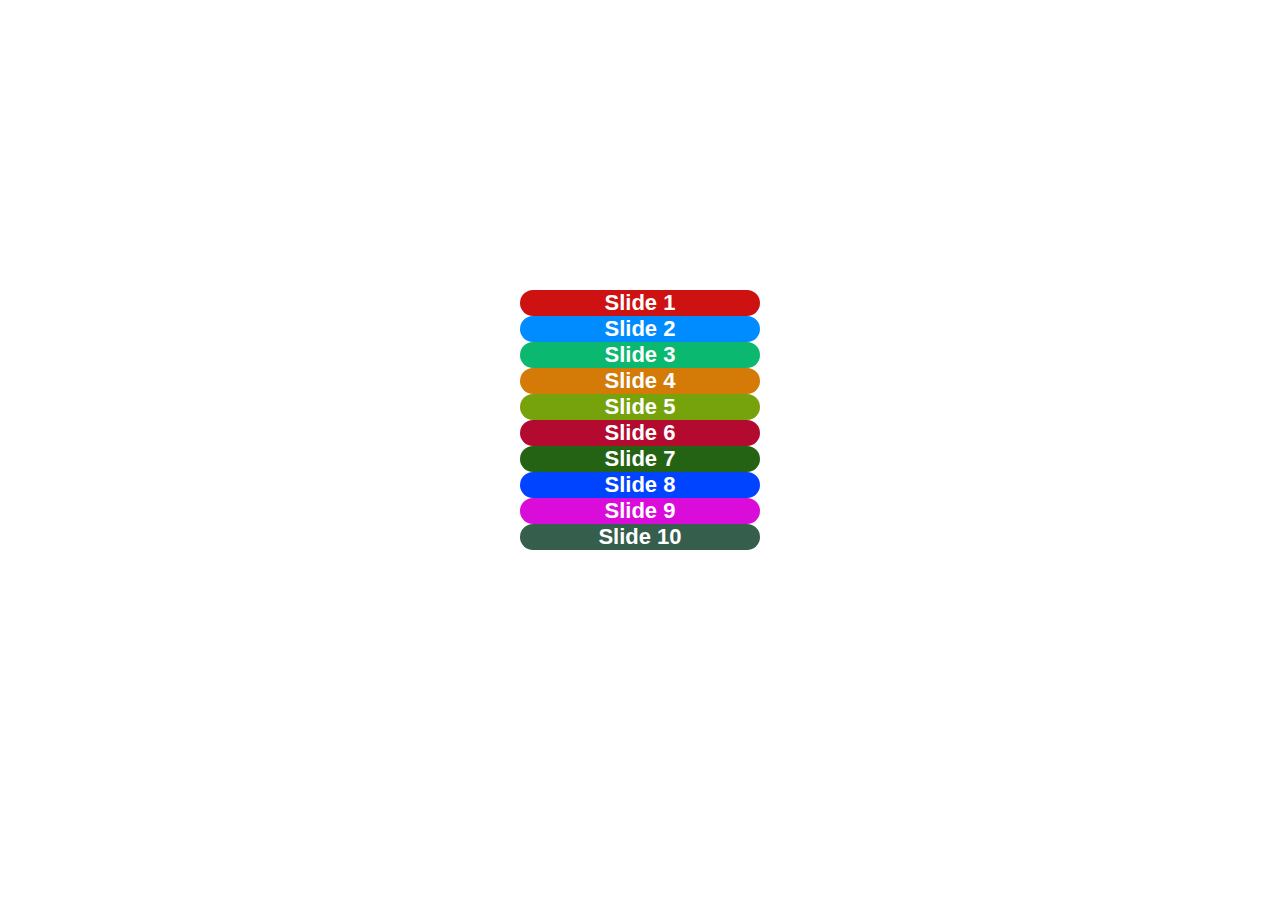
<file: media/cards.html>
<!DOCTYPE html>
<html lang="en">

<head>
  <meta charset="utf-8">
  <title>Swiper demo</title>
  <meta name="viewport" content="width=device-width, initial-scale=1, minimum-scale=1, maximum-scale=1">
</head>

<body>
  <!-- Swiper -->
  <div class="swiper">
    <div class="swiper-wrapper">
      <div class="swiper-slide">Slide 1</div>
      <div class="swiper-slide">Slide 2</div>
      <div class="swiper-slide">Slide 3</div>
      <div class="swiper-slide">Slide 4</div>
      <div class="swiper-slide">Slide 5</div>
      <div class="swiper-slide">Slide 6</div>
      <div class="swiper-slide">Slide 7</div>
      <div class="swiper-slide">Slide 8</div>
      <div class="swiper-slide">Slide 9</div>
      <div class="swiper-slide">Slide 10</div>
    </div>
  </div>

  <!-- Initialize Swiper -->
  <script type="module">
    import Swiper from 'swiper/swiper-bundle.esm.js';
    import 'swiper/swiper-bundle.css';
    var swiper = new Swiper('.swiper', {
      effect: 'cards',
      grabCursor: true,
    });
  </script>

  <!-- Demo styles -->
  <style>
    body {
      background: #fff;
      font-family: Helvetica Neue, Helvetica, Arial, sans-serif;
      font-size: 14px;
      color: #000;
      margin: 0;
      padding: 0;
    }

    html,
    body {
      position: relative;
      height: 100%;
    }

    body {
      display: flex;
      justify-content: center;
      align-items: center;
    }

    .swiper {
      width: 240px;
      height: 320px;
    }

    .swiper-slide {
      display: flex;
      align-items: center;
      justify-content: center;
      border-radius: 18px;
      font-size: 22px;
      font-weight: bold;
      color: #fff;
    }

    .swiper-slide:nth-child(1n) {
      background-color: rgb(206, 17, 17);
    }

    .swiper-slide:nth-child(2n) {
      background-color: rgb(0, 140, 255);
    }

    .swiper-slide:nth-child(3n) {
      background-color: rgb(10, 184, 111);
    }

    .swiper-slide:nth-child(4n) {
      background-color: rgb(211, 122, 7);
    }

    .swiper-slide:nth-child(5n) {
      background-color: rgb(118, 163, 12);
    }

    .swiper-slide:nth-child(6n) {
      background-color: rgb(180, 10, 47);
    }

    .swiper-slide:nth-child(7n) {
      background-color: rgb(35, 99, 19);
    }

    .swiper-slide:nth-child(8n) {
      background-color: rgb(0, 68, 255);
    }

    .swiper-slide:nth-child(9n) {
      background-color: rgb(218, 12, 218);
    }

    .swiper-slide:nth-child(10n) {
      background-color: rgb(54, 94, 77);
    }
  </style>
</body>

</html>
</file>
<file: bootstrap/css/layout.css>
@import url('https://fonts.googleapis.com/css2?family=Noto+Sans+KR:wght@100;300;400;500;700&display=swap');

@font-face {
  font-family: 'Santana-Black';
  src:url('../fonts/Santana-Black.ttf.woff') format('woff'),
      url('../fonts/Santana-Black.ttf.svg#Santana-Black') format('svg'),
      url('../fonts/Santana-Black.ttf.eot'),
      url('../fonts/Santana-Black.ttf.eot?#iefix') format('embedded-opentype'); 
  font-weight: normal;
  font-style: normal;
}
html{font-size: 16px; scroll-behavior: smooth;
  overflow: overlay;

}
body {
  height: 100vh;
  font-family: 'Noto Sans KR', sans-serif;
  font-size: 16px;
  color: #333;
}
#wrap.modal-open{
  height: 100vh;
  overflow: hidden;
}
h1,h2,h3,h4{
  font-family: "Santana-Black",sans-serif;
}
.row{
  margin:0 ;
}

  .hidden {
  display: block;
  width: 1px;
  height: 1px;
  overflow: hidden;
  position: absolute;
  top: 0;
  left: -1000%;
  color: #fff;
}

#skipNav {
  position: relative;
  width: 100%;
  overflow: hidden;
  z-index: 60;
}

#skipNav a {
  display: block;
  height: 1px;
  margin-bottom: -1px;
  font-size: 1.2em;
  color: #333;
  text-align: center;
  overflow: hidden;
}
#skipNav a:hover,
#skipNav a:focus,
#skipNav a:active {
  height: auto;
  padding: 10px 0;
  background: #fff;
}

body{height: 2000px;}

h1 { 
  font-family: 'Santana-Black', 'Noto Sans KR', sans-serif;
}  

#wrap .main{
  position: relative;
  top: 0;
  left: 0;

}
#wrap .container{
  width: 100%;
  margin: 0;
  padding: 0;
}
#wrap.container-fluid{
  margin: 0;
  padding: 0;
}

#headerArea{
  position: fixed;
  top: 0;
  left: 0;
  width: 100%;
  z-index: 333;
  background: rgba(0, 0, 0, 1);
}
#headerArea nav .navbar-collapse{
  margin-right: 5%;
}
#headerArea h1{
  margin-top: 20px;
  margin-bottom: 20px;
}
#headerArea h1 > a{
  position: relative;
  display: block;
  width: 80px;
  height: 80px;
  background: url(../images/main_logo.png) center no-repeat;
  background-size: 100%;
  font-size: 0;
  text-indent: -9999px;
  z-index: 1111;
  transition: all .5s;
  margin: 0 0 0 5%;
}

.navbar{
  position: fixed;
  top: 0%;
  z-index: 222;
  border: none;
  border-radius: 0;
  background: none;
  margin-bottom: 0;
  padding-bottom: 20px;
  box-sizing: border-box;
}

.navbar-default .navbar-collapse, .navbar-default .navbar-form{
  background: none;
}



.navbar-default{
  background: none;
  border: none;
}
.navbar-nav>li{
  margin-left: 3rem;
  position: relative;
}
.navbar-default .navbar-nav{
  margin-top: 20px;
}
.navbar-default .navbar-nav>li>a{
  margin: 0;
  padding: 20px 0;
  line-height: 5rem;
  text-align: center;
  color: #fff;
}
.navbar-default .navbar-nav>li>a:focus, .navbar-default .navbar-nav>li>a:hover{
  color: #f0831e;
}
.navbar-default .navbar-nav>li>a >h3{
  margin: 0;
  font-size: 2rem;

}
.navbar-toggle{
  padding: 17px;
  margin: 40px 5% 30px 0;
  border: rgba(0, 0, 0, 0);
  box-sizing: border-box;
}

.navbar-default .navbar-nav>.active>a, .navbar-default .navbar-nav>.active>a:focus, .navbar-default .navbar-nav>.active>a:hover{
  background: none;
  color: #f0831e;
  
  position: relative;
}
.navbar-nav>li.active::before{
  content: '';
  position: absolute;
  bottom: 10px;
  left: 0;
  width: 100%;
  height: 4px;
  background-color: #fff;
  border-radius: 3px;
}

/* main visual */
.main .gallery_box{
  position: relative;
  
}
.main .gallery_box .swiper-slide{
  float: left;
  position: relative;
}

.main .gallery_box .swiper-slide img{
  width: 100%;
}
.main .gallery_box .swiper-slide strong{
  display: block;
  position: absolute;
  font-family:  'Noto Sans KR', sans-serif;
  top: 50%;
  left: 50%;
  font-size:3.5rem;
  font-weight: 600;
  color: #fff;
  line-height: 2rem;
  transform: translate(-50%,-50%);
  white-space: nowrap;

}
.main .gallery_box .swiper-slide strong span{
  font-size: 4vw;
  letter-spacing: 15px;
  line-height: 6vw;
}

.main .gallery_box .swiper-slide strong  .text3{
  letter-spacing: 10px;
}

.main .gallery_box .swiper-slide strong .text_point{
  position: relative;
  left: 0;
}
.main .gallery_box .swiper-slide strong .text_point::before{
  display: inline-block;
  content: '';
  position: relative;
  left:-1vw;
  top: 0;
  width: 3vw;
  height: 3vw;
  background: #006f3f;
  border-radius: 50%;
  
}
.swiper-pagination-bullet{
  width: 20px;
  height: 20px;
}
.swiper-container-horizontal > .swiper-pagination-bullets .swiper-pagination-bullet{
  margin: 0 10px;
}
.swiper-pagination-fraction, .swiper-pagination-custom, .swiper-container-horizontal > .swiper-pagination-bullets{
  right: 0;
  width: auto;
}
.swiper-pagination-bullet{
  background-color: #000;
}
.swiper-pagination-bullet-active{
  background-color: #fff;
}
.swiper-button-prev:after, .swiper-button-next:after{
  font-size: 4vw;
}

/* about */
#content .about{
  padding: 100px 5%;
}
#content h3{
  text-align: center;
  font-size: 80px;
}
#content .about h3{
  margin-bottom: 100px;
}

#content .about .row{}
#content .about .row div{
  position: relative;
  padding-top: 30px;
}
#content .about .row div img:hover{
  transform: scale(1.1);
}

#content .about .row div::before{
  content: '';
  position: absolute;
  width: 90%;
  top: -30px;
  left: 50%;
  transform: translateX(-50%);
  height: 3px;
  border-radius: 3px;
  background: #006f3f;
}
#content .about .row div dl{}
#content .about .row div dt{
  display: block;
  text-align: center;
  font-size: 24px;
  margin-top: 15px;
  margin-bottom: 15px;
}
#content .about .row div dd{
  font-size: 18px;
  line-height: 1.5em;
  margin-bottom: 50px;
  line-height: 1.5em;

}

#content .about .row div img{
  width: 100%;
  border-radius: 20px;
  box-shadow: 3px 3px 10px rgba(0, 0, 0, 0.6);
  transition: all 0.3s ease-out;
}
#content .about .more_box{
  display: block;
  width: auto;
  margin: 0 auto;
  text-align: center;
}
#content .about .more_box .btn{
  margin: 0 2%;
}

#content .about .modal-title{
  font-weight: 600;
  font-size: 1.5rem;
  margin-top: 10px;
}
#content .about .modal-header .close{
  margin-top: 4px;
  font-size: 30px;
}
#content .about .modal-body{
  text-align: justify;
  line-height: 1.5em;
}
#content .about .modal-body p{
  color: #006f3f;
}
#content .about .modal-body{
  padding: 25px 6%;
}
#content .about .btn-default{
  transition: background 0.5s ease-out;
}
#content .about .btn-default:hover{
  background: #006f3f;
  color: #fff;
}
#content .about .modal-dialog{
  margin-top: 150px;
}

/* coffee */
#content .coffee{
  padding: 50px 10% 100px 10%;
}
#content .coffee h3{
  margin-top: 0;
  margin-bottom: 30px;
}
#content .coffee > dl{
  text-align: center;
  line-height: 1.5em;
}
#content .coffee > dl dt{
  font-size: 30px;
  color: #006f3f;
  margin-bottom: 20px;
}
#content .coffee > dl dd{
  font-size: 1.25rem;
  margin-bottom: 50px;
  line-height: 1.5em;
}

#content .coffee .coffee_content{}

#content .coffee .coffee_content dl{
  line-height: 1.5rem;
}
#content .coffee .coffee_content dt{
  font-size: 22px;
  text-align: center;
  margin-bottom: 60px;
  position: relative;
  margin-top: 30px;
}
#content .coffee .coffee_content dt::after{
  content: '';
  position: absolute;
  left: 50%;
  width: 80%;
  margin: 0 auto;
  bottom: -30px;
  height: 3px;
  border-radius: 3px;
  background: #006f3f;
  transform: translateX(-50%);
}
#content .coffee .coffee_content dd{
  text-align: justify;
  font-size: 18px;
  width: 80%;
  margin: 0 auto;
  line-height: 1.5em;
}
#content .coffee .content_img{padding: 0; overflow: hidden;}
#content .coffee .content_img:hover img{
  transform: scale(1.1);
}
#content .coffee .content_img img{
  width: 100%;
  box-shadow: 3px 3px 10px rgba(0, 0, 0, 0.6);
  transition: all 0.3s ease-out;
}
#content .coffee .content_text{
  padding: 20px;

}
.content_text button{
  border: 1px solid #333;
  border-radius: 10px;
  padding: 10px;
  margin-top: 10px;
  font-size: 1rem;
}

.row.col-md-12.col-sm-6.col-xs-12.clearfix.con1 {
  position: relative;
}

.col-md-6.col-sm-12.col-xs-12.pull-right.content_text {
  position: absolute;
  right: 0;
  top: 50%;
  transform: translateY(-50%);
}

.col-md-6.col-sm-12.col-xs-12.pull-left.content_text {
  position: absolute;
  left: 0;
  top: 50%;
  transform: translateY(-50%);
}

.row.col-md-12.col-sm-6.col-xs-12.clearfix.con2 {
  position: relative;
}

/* menu */
#content .menu{}
#content .menu h3{}
#content .menu .nav-tabs{
  border: none;

  margin-bottom: 30px;
  margin-top: 30px;
}
#content .nav-tabs>li.active>a, .nav-tabs>li.active>a:focus, .nav-tabs>li.active>a:hover{
  border: none;
  color: #fff;
  background: #006f3f;
}
#content .nav-tabs>li{
  text-align: center;
}
#content .nav-tabs>li:last-of-type{
  margin-right: 0;
}
#content .menu .menu_box > p{
  text-align: center;
  font-size: 18px;
}
#content .menu .menu_box > p:first-of-type{
  font-size: 24px;
  font-weight: 500;
  font-style: italic;
}
#content .nav-tabs>li>a:hover{
  background: #006f3f;
  
}
#content .tab-content{ 
  text-align: center;
}
#content .nav-tabs>li>a{
  background: #f0831e;
  padding:10px 20px;
  color: #fff;
  border: none;
  border-radius: 20px ;
  transition: all 0.3s ease-out;
}

#content .tab-content{
  margin-top: 30px;
}
#content .tab-content img{
  width: 100%;
  border-radius: 30px;
}
#content .tab-content .row {
  width: 80%;
  margin: 0 auto;
}
#content .tab-content .row div p{
  margin-top: 20px;
  font-size: 18px;
  font-family: 'Santana-Black', 'Noto Sans KR', sans-serif;
}


/* cards */
#content .cards{
  padding: 0 5%;
  margin: 50px 0;
  background: url(../images/card_bg.jpg);
  background-position: center;
  background-size: cover;
}
#content .cards .con_left{
  margin-top: 50px;
  text-align: center;
  text-transform: uppercase;
  letter-spacing: 5px;
}
#content .cards .con_left p{
  font-family: "Santana-Black",sans-serif;
  margin-top: 10px;
  font-size: 30px;
}
#content .cards .con_left span{
  font-size: 22px;
  font-weight: 600;
}
#content .cards .con_right{
  padding: 70px 0;
  line-height: 1.5em;
  font-size: 18px;
}
#content .cards .con_right .title{
  font-size: 26px;
  color: #006f3f;
  margin-bottom: 20px;
}
#content .cards .con_right span{
  font-weight: 700;
}
#content .cards .con_right span.qus{
  font-size: 20px;
}

#content .cards .login{
  margin-bottom: 50px;
  position: relative;
}
#content .cards .login .col-md-3{
  margin-top: 50px;
  white-space: nowrap;
  
}
#content .cards .login .col-md-3 .login_btn{
  margin-left: 10px;
}
#content .cards .login::before{
  position: absolute;
  width: 100%;
  height: 3px;
  border-radius: 3px;
  background: #999;
  bottom: -20px;
  left: 0;
}
#content .cards .btn-primary{
  border-color: #666;
  background: none;
  color: #333;
}
#content .cards .btn-primary:hover{
  color: #fff;
  background: green;


}
#content .cards  .modal-footer .submit{
  outline: none;
  background: none;
  border: none;
  border: 1px solid #ccc;
  padding: 6px 12px;
  font-size: 14px;
  line-height: 1.42857143;
  border-radius: 4px;
  font-weight: 400;
  vertical-align: middle;
  margin-right: 20px;
}

#content .cards  .modal-footer .submit_login{

  outline: none;
  background: none;
  border: none;
  border: 1px solid #ccc;
  padding: 6px 12px;
  font-size: 14px;
  line-height: 1.42857143;
  border-radius: 4px;
  font-weight: 400;
  vertical-align: middle;
  margin-right: 20px;
}
#content .cards .input-group{
  margin: 10px 0;

}

#content .cards .form-middle .form-group{
  margin-right: 30px;
  margin-bottom: 40px;
  margin-top: 10px;

}
#content .cards .modal-header{
  text-align: center;
  color: #fff;
  background: #006f3f;

}
#content .cards .modal-header .close{
  color: #fff;
  opacity: 1;
  margin-top: 0;
}
#content .cards .checkbox-inline{
  font-size: 14px;
}
.checkbox input[type=checkbox], .checkbox-inline input[type=checkbox], .radio input[type=radio], .radio-inline input[type=radio]{
  margin-top: 6px;
}
#content .cards .gift .modal-content{
  text-align: center;
}
#content .cards .gift .modal-content p:first-of-type{
  margin-top: 30px;
}
#content .cards .modal.in .modal-dialog{
  margin-top: 150px ;
}

#content .cards .modal-footer .submit_login:hover{
  background: #e6e6e6;
}
#content .cards .modal-footer .submit:hover{
  background: #e6e6e6;

}
/* reserve */
#content .reserve{
  margin-bottom: 100px;
}
#content .reserve > h3{
  text-align: center;
  margin-bottom: 25px;
}
#content .reserve > dl{
  text-align: center;
}
#content .reserve > dl dt{
  font-size: 24px;
  font-weight: 600;
  margin-bottom: 30px;
}
#content .reserve > dl dd{
  text-align: justify;
  width: 80%;
  margin: 0 auto;
  margin-bottom: 30px;
}
#content .reserve .img_box {
  width: 90%;
  margin: 0 auto;
}
#content .reserve .img_box div{
}
#content .reserve .img_box div:hover img{
  transform: scale(1.1);
}
#content .reserve .img_box img{
  width: 100%;
  margin-bottom: 30px;
  border-radius: 20px;
  box-shadow: 3px 3px 10px rgba(0, 0, 0, 0.6);
  transition: all 0.3s ease-out;
}

/* footerArea */
#footerArea{
  text-align: center;
  background-color: #000;
  padding: 30px 0 50px;
}

#footerArea address{
  color: #fff;
  width: 80%;
  margin: 0 auto;
}
#footerArea .img_box{
  margin-bottom: 30px;
}
#footerArea .top_btn a{
  width: 40px;
  height: 40px;
  border-radius: 20px;
  color: #fff;
  background: rgba(0, 0, 0, 0.6);
  position: fixed;
  bottom: 5%;
  right: 5%;
  transition: all 0.3s ease-out;
  
}
#footerArea .top_btn .glyphicon{
  top: 10px;
  left: -1px;
  font-size: 20px;
}
#footerArea .top_btn:hover .glyphicon{
  color: #fff;
}
#footerArea .top_btn:hover a{
  background: #006f3f;
}
/* 와이드 pc */




/* 일반pc */
@media screen and (max-width:1200px) {
  #content .about{padding-bottom: 50px; padding-top: 100px;}

  #content .coffee {
    padding: 0;
    padding-bottom: 100px;
  }
  #content .coffee h3{margin-top: 30px;}
  #content .cards .btn-primary{background: rgba(0, 0, 0, 0.8); color: #fff; border: 1px solid  rgba(0, 0, 0, 0.8);;}

  #content .coffee .coffee_content dt{
    padding-top: 0;
  }
  #content .coffee > dl dd{
    width: 90%;
    margin: 0 auto;
  }

}

/* 테블릿 */
@media screen and (max-width:992px) {
#content .coffee .coffee_content dd{width: auto; margin: 0;}

#content .cards .login .col-md-3{margin-top: 30px; margin-bottom: 30px;}
#content .cards .con_right{text-align: center;}

#wrap .col-md-6.col-sm-12.col-xs-12.pull-right.content_text{
  position: static;
  transform: translate(0);
}
#wrap .col-md-6.col-sm-12.col-xs-12.pull-left.content_text{
  position: static;
  transform: translate(0);
}
}

/* 소형테블릿 */
@media screen and (max-width:768px) {

  .navbar-header{margin: 5px 0;}
  .navbar-toggle{margin: 0;}
  .navbar{padding: 0;}
  #headerArea h1{margin: 5px 0;}
  #wrap .main{margin-top:60px;}
  #headerArea h1 > a{width: 50px; height: 50px;}
  #content h3{font-size: 60px;}
  .navbar-default .navbar-collapse, .navbar-default .navbar-form{border: none;}
  #headerArea nav .navbar-collapse{margin: 0; margin-top: 4px; padding: 0; background: rgba(0, 0, 0, 0.6);}
  #headerArea  .navbar-nav>li{margin: 0;}
  .navbar-default .navbar-nav{margin: 0;}
  .navbar-nav>li.active::before{display: none;}
  .navbar-default .navbar-toggle:focus, .navbar-default .navbar-toggle:hover{background: none;}
  .navbar-default .navbar-toggle .icon-bar{background: #fff;}

  #content .about{padding-top: 30px;} 
  #content .about h3{margin-bottom: 0;}
  #content .about .row div dt{margin-top: 30px;}
  #content .about .row div::before{display: none;}

  #content .coffee .content_img{border-radius: 30px;}
  #content .cards .form-middle .form-group{margin-bottom: 0;}

  #content .nav-tabs>li{margin: 0; margin-bottom: 30px; text-align: center;}

  .main .gallery_box .swiper-slide strong span{letter-spacing: 10px;}
  .main .gallery_box .swiper-slide strong .text3{letter-spacing: 5px;}
}


/* 모바일 */
@media screen and (max-width:640px) {
  #content .about{padding: 0;}
  .main .gallery_box .swiper-slide strong span{letter-spacing: 5px;}

  #content .tab-content .row >div{height: 290px;}
  .main .gallery_box .swiper-slide strong{font-size: inherit;}
  #content .about .more_box .btn{margin: 1%; width: 45%;}

}
</file>
<file: resume/scss/index.css>
html, body, div, span, applet, object, iframe, h1, h2, h3, h4, h5, h6, p, blockquote,
pre, a, abbr, acronym, address, big, cite, code, del, dfn, em, img, ins, kbd, q, s,
samp, small, strike, strong, sub, sup, tt, var, b, u, i, center, dl, dt, dd, ol, ul,
li, fieldset, form, label, legend, table, caption, tbody, tfoot, thead, tr, th,
td, article, aside, canvas, details, embed, figure, figcaption, footer, header,
hgroup, menu, nav, output, ruby, section, summary, time, mark, audio, video {
  margin: 0;
  padding: 0;
  border: 0;
}

ol, ul {
  list-style: none;
}

article, aside, details, figcaption, figure, footer, header, hgroup, menu, nav, section {
  display: block;
}

html {
  font-size: 16px;
  font-weight: 400;
}

body {
  font-family: "Noto Sans KR", sans-serif;
  color: #333;
}

table {
  border-collapse: collapse;
  border-spacing: 0;
}

address {
  font-style: normal;
}

a {
  word-break: break-all;
}

img {
  border: 0;
  vertical-align: top;
}

.hidden {
  display: block;
  width: 1px;
  height: 1px;
  overflow: hidden;
  position: absolute;
  top: 0;
  left: -1000%;
  color: #fff;
}

.clearfix::after {
  content: "";
  clear: both;
  display: block;
}

#wrap .title h1 {
  margin: 50px auto;
  width: fit-content;
}

#content .info {
  padding: 0 10%;
  width: 80%;
}
#content .info h2 {
  margin: 50px;
}
#content .info .info_img {
    width: 150px;
    height: 220px;
    background: url(../profile.png);
    background-repeat: no-repeat;
    background-size: cover;
    background-position: center;
    float: left;
    margin-right: 50px;
    box-shadow: 1px 1px 10px 2px rgb(0 0 0 / 80%);
}
#content .info .info_text {
  overflow: hidden;
}
#content .info .info_text strong {
  font-size: 1.5rem;
  font-weight: 700;
  margin-bottom: 20px;
  position: relative;
  display: inline-block;
}
#content .info .info_text strong::after {
  content: "";
  position: absolute;
  bottom: -2px;
  left: 0;
  padding: 5px 0;
  width: 100%;
  height: 5px;
  background-color: rgba(0, 255, 0, 0.4);
  border-radius: 15px;
  z-index: -1;
  transform: skewX(133deg);
}
#content .info .info_text .info_top li {
  padding: 15px 0;
  width: 50%;
  float: left;
}
#content .info .info_text .info_top dt {
  margin-bottom: 10px;
  font-size: 1rem;
  font-weight: 700;
}
#content .info .info_text .info_bottom li {
  width: 50%;
  padding: 15px 0;
  float: left;
}
#content .info .info_text .info_bottom dt {
  margin-bottom: 10px;
  font-size: 1rem;
  font-weight: 700;
}
#content .summary_info {
  margin-top: 50px;
  padding: 0 10%;
  width: 80%;
  position: relative;
}
#content .summary_info::before {
  content: "";
  display: block;
  width: 100%;
  background: rgba(128, 128, 128, 0.2);
  height: 15px;
  position: absolute;
  top: 50%;
  transform: translateY(-50%);
  z-index: -3;
  left: 0;
}
#content .summary_info .summary_info_inner {
  box-shadow: 1px 1px 5px 2px rgba(0, 0, 0, 0.3);
  overflow: hidden;
}
#content .summary_info .summary_info_inner dl {
  width: 25%;
  float: left;
  text-align: center;
  background: #fff;
  margin: 30px 0;
  border-right: 1px solid #ccc;
  box-sizing: border-box;
}
#content .summary_info .summary_info_inner dl:last-of-type {
  border: none;
}
#content .summary_info .summary_info_inner dl dt {
  margin-bottom: 15px;
  font-weight: 700;
  font-size: 1.25rem;
}
#content .details_info {
  margin: 0 10%;
  width: 80%;
  margin-top: 50px;
}
#content .details_info h2 {
  margin-bottom: 20px;
  position: relative;
  display: inline-block;
}
#content .details_info h2::after {
  content: "";
  position: absolute;
  bottom: -2px;
  left: 0;
  padding: 5px 0;
  width: 100%;
  height: 5px;
  background-color: rgba(0, 255, 0, 0.4);
  border-radius: 15px;
  z-index: -1;
  transform: skewX(133deg);
}
#content .details_info .education .head {
  border-bottom: 1px solid #999;
}
#content .details_info .education .head ul {
  overflow: hidden;
}
#content .details_info .education .head ul li {
  width: 25%;
  font-size: 1.25em;
  font-weight: 700;
  padding-bottom: 10px;
  float: left;
  text-align: center;
}
#content .details_info .education .education_text {
  border-bottom: 1px solid #ccc;
  overflow: hidden;
}
#content .details_info .education .education_text dl dt {
  display: none;
}
#content .details_info .education .education_text dl dd {
  width: 25%;
  padding: 10px 0;
  float: left;
  text-align: center;
  line-height: 1.5em;
}
#content .details_info .acheivement .head {
  border-bottom: 1px solid #999;
}
#content .details_info .acheivement .head ul {
  overflow: hidden;
}
#content .details_info .acheivement .head ul li {
  width: 25%;
  font-size: 1.25em;
  font-weight: 700;
  padding-bottom: 10px;
  float: left;
  text-align: center;
}
#content .details_info .acheivement .acheivement_text {
  border-bottom: 1px solid #ccc;
  overflow: hidden;
}
#content .details_info .acheivement .acheivement_text dl dt {
  display: none;
}
#content .details_info .acheivement .acheivement_text dl dd {
  width: 25%;
  padding: 10px 0;
  float: left;
  text-align: center;
  line-height: 1.5em;
}
#content .details_info .portfolio .head {
  border-bottom: 1px solid #999;
}
#content .details_info .portfolio .head ul {
  overflow: hidden;
}
#content .details_info .portfolio .head ul li {
  width: 33.33%;
  font-size: 1.25em;
  font-weight: 700;
  padding-bottom: 10px;
  float: left;
  text-align: center;
}
#content .details_info .portfolio .head ul li:nth-child(3n+1) {
  width: 25%;
}
#content .details_info .portfolio .head ul li:nth-child(3n+2) {
  width: 50%;
}
#content .details_info .portfolio .head ul li:nth-child(3n+3) {
  width: 25%;
}
#content .details_info .portfolio .portfolio_text {
  border-bottom: 1px solid #ccc;
  overflow: hidden;
}
#content .details_info .portfolio .portfolio_text dl dt {
  display: none;
}
#content .details_info .portfolio .portfolio_text dl dd {
  width: 33.33%;
  padding: 10px 0;
  float: left;
  text-align: center;
  line-height: 1.5em;
  text-align: start;
}
#content .details_info .portfolio .portfolio_text dl:nth-of-type(3n+1) dd {
  width: 25%;
  text-align: center;
}
#content .details_info .portfolio .portfolio_text dl:nth-of-type(3n+1) dd span {
  font-size: 1.25rem;
  font-weight: 700;
}
#content .details_info .portfolio .portfolio_text dl:nth-of-type(3n+1) dd b {
  font-weight: 400;
  display: block;
}
#content .details_info .portfolio .portfolio_text dl:nth-of-type(3n+2) dd {
  width: 50%;
  padding: 10px;
  box-sizing: border-box;
}
#content .details_info .portfolio .portfolio_text dl:nth-of-type(3n+3) dd {
  width: 25%;
  padding-left: 10px;
  box-sizing: border-box;
}
#content .details_info .skill .head {
  border-bottom: 1px solid #999;
}
#content .details_info .skill .head ul {
  overflow: hidden;
}
#content .details_info .skill .head ul li {
  width: 33.33%;
  font-size: 1.25em;
  font-weight: 700;
  padding-bottom: 10px;
  float: left;
  text-align: center;
}
#content .details_info .skill .head ul li:nth-child(3n+1) {
  width: 25%;
}
#content .details_info .skill .head ul li:nth-child(3n+2) {
  width: 75%;
}
#content .details_info .skill .skill_text {
  border-bottom: 1px solid #ccc;
  overflow: hidden;
}
#content .details_info .skill .skill_text dl:nth-child(2n+1) {
  width: 25%;
  padding: 10px 0;
  float: left;
  text-align: center;
  line-height: 1.5em;
  font-weight: 700;
  padding-right: 10%;
}
#content .details_info .skill .skill_text dl:nth-child(2n+2) {
  width: 65%;
  padding: 10px 0;
  float: left;
  text-align: center;
  line-height: 1.5em;
  text-align: start;
}
#content .details_info .skill .skill_text dl dt {
  display: none;
}
#content .details_info .skill .skill_text dl dd {
  position: relative;
  margin-bottom: 10px;
}
#content .details_info .skill .skill_text dl dd ul li {
  position: relative;
}
#content .details_info .skill .skill_text dl dd ul li::before {
  content: "";
  position: absolute;
  top: 10px;
  left: -10px;
  width: 3px;
  height: 3px;
  background-color: #000000;
}
#content .details_info .certificate .head {
  border-bottom: 1px solid #999;
}
#content .details_info .certificate .head ul {
  overflow: hidden;
}
#content .details_info .certificate .head ul li {
  width: 33.33%;
  font-size: 1.25em;
  font-weight: 700;
  padding-bottom: 10px;
  float: left;
  text-align: center;
}
#content .details_info .certificate .certificate_text {
  border-bottom: 1px solid #ccc;
  overflow: hidden;
}
#content .details_info .certificate .certificate_text dl {
  width: 33.33%;
  padding: 10px 0;
  float: left;
  text-align: center;
  line-height: 1.5em;
  text-align: center;
}
#content .details_info .certificate .certificate_text dl dt {
  display: none;
}
#content .details_info .certificate .certificate_text dl dd {
  position: relative;
}
#content .content div > ul > li:last-of-type {
  border-bottom: 1px solid #999 !important;
}
#content footer {
  margin-top: 100px;
  background: #000000;
  padding: 30px 0;
}
#content footer p {
  text-align: center;
  color: #fff;
}

@media only screen and (max-width: 1024px) {
  #wrap .title h1 {
    margin: 30px 10%;
  }
  #content .summary_info .summary_info_inner dl {
    width: 50%;
    margin: 0;
    padding: 30px 0;
    border: 1px solid #ccc;
  }
  #content .summary_info .summary_info_inner dl:last-of-type {
    border: 1px solid #ccc;
  }
  #content .info .info_img {
    float: none;
    margin: 30px auto;
  }
}
@media screen and (max-width: 640px) {
  #content .details_info h2 {
    margin: 0;
  }
  #content .info .info_text .info_top {
    overflow: hidden;
  }
  #content .info .info_text .info_top li {
    float: none;
    width: auto;
  }
  #content .info .info_text .info_top li dt {
    float: left;
  }
  #content .info .info_text .info_top li dd {
    margin-left: 100px;
  }
  #content .info .info_text .info_bottom {
    overflow: hidden;
  }
  #content .info .info_text .info_bottom li {
    float: none;
    width: auto;
  }
  #content .info .info_text .info_bottom li dt {
    float: left;
  }
  #content .info .info_text .info_bottom li dd {
    margin-left: 100px;
  }
  #content .details_info .skill .skill_text dl dd {
    margin-bottom: 0;
  }
  #content .details_info .skill .skill_text dl dd ul li {
    padding-left: 10px;
  }
  #content .details_info .skill .skill_text dl:nth-child(2n+1) {
    font-weight: 400;
  }
  #content .details_info .portfolio .portfolio_text dl:nth-of-type(3n+2) dd {
    padding: 0;
  }
  #content .details_info .portfolio .portfolio_text dl:nth-of-type(3n+3) dd {
    padding: 0;
  }
  #content .content .details_info > ul > li {
    padding: 30px 0;
  }
  #content .content .details_info > ul .head {
    display: none;
  }
  #content .content .details_info > ul .text dl {
    width: auto !important;
    float: none !important;
    text-align: start !important;
    padding: 10px 0 !important;
  }
  #content .content .details_info > ul .text dl dt {
    display: block;
    font-weight: 700;
    margin-bottom: 10px;
  }
  #content .content .details_info > ul .text dl dd {
    width: auto !important;
    float: none;
    text-align: start !important;
  }
  #content .content .details_info > ul .text dl dd span {
    font-weight: 400 !important;
    font-size: 1rem !important;
  }
  #content .content .details_info > ul .text dl dd b {
    display: inline-block !important;
  }
  #content .details_info .skill .skill_text dl dd ul li::before {
    top: 10px;
    left: 0;
    transform: translate(0px);
  }
}
</file>
